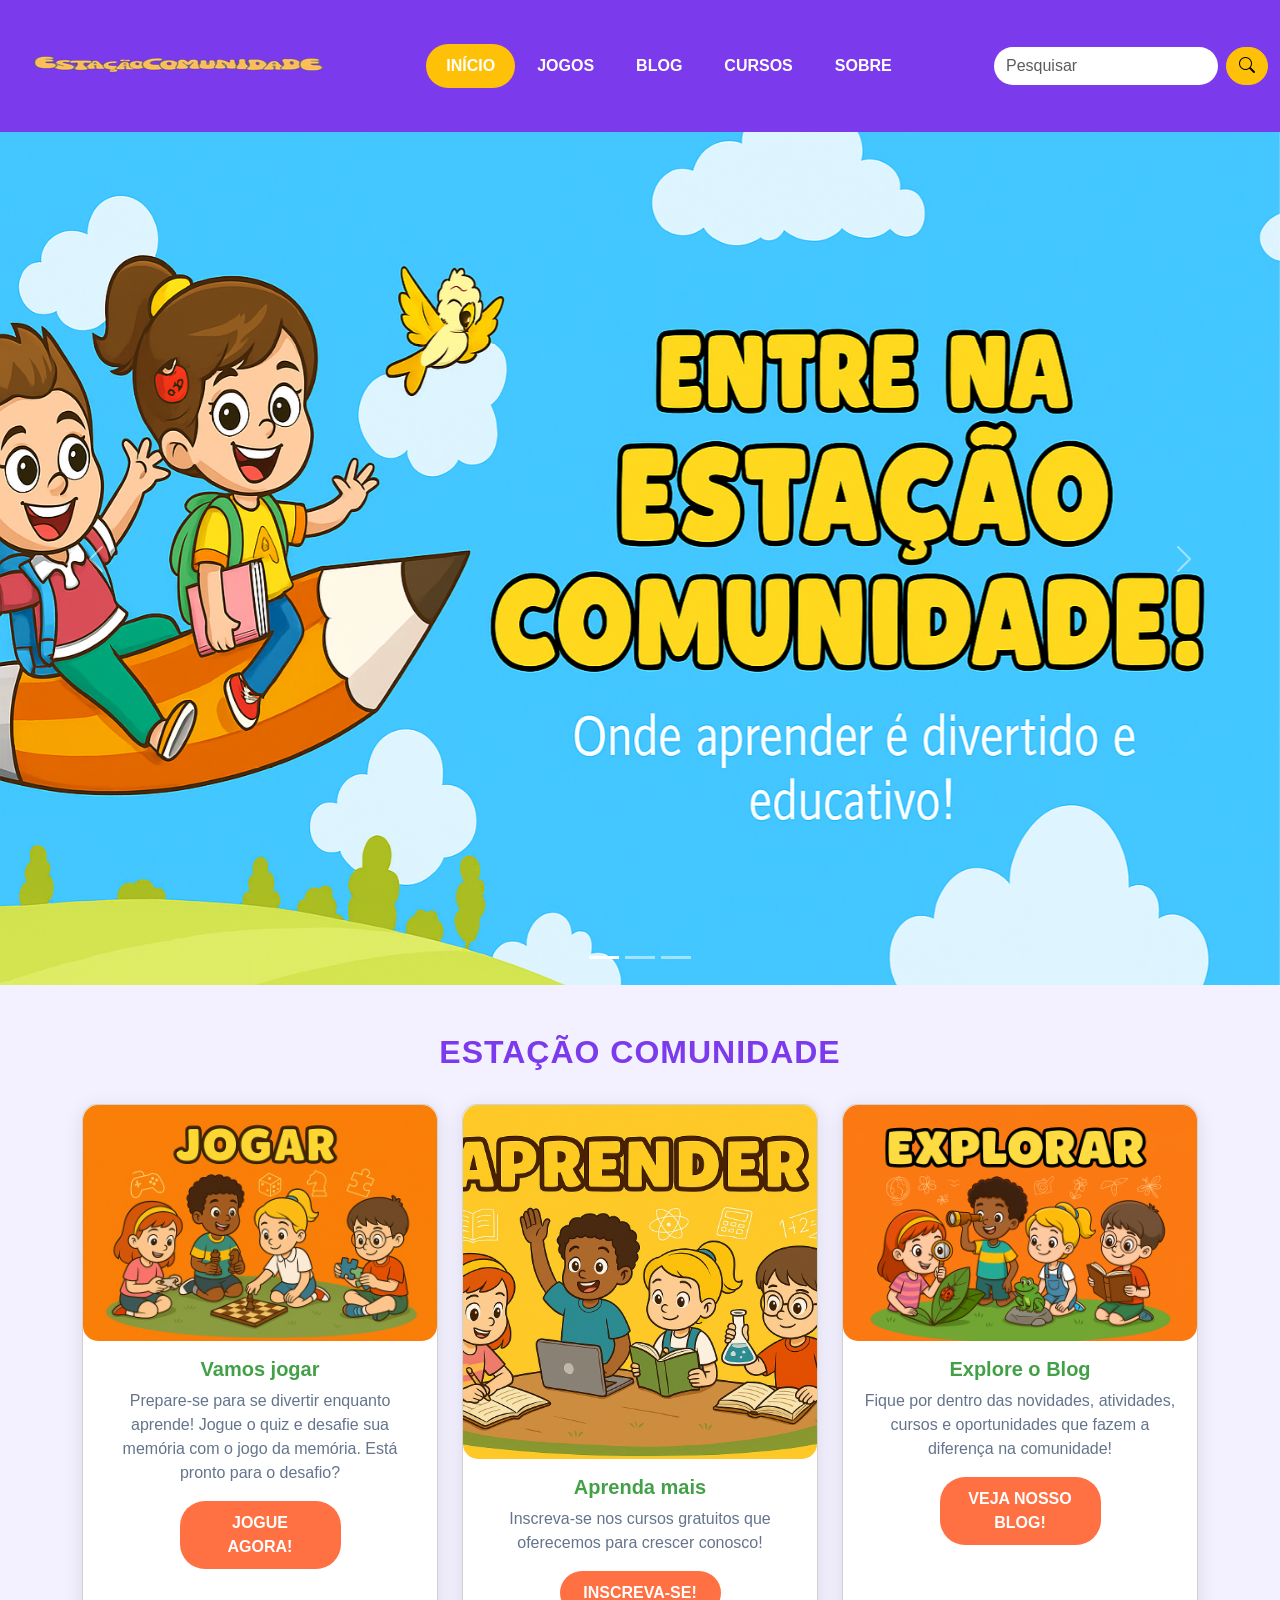
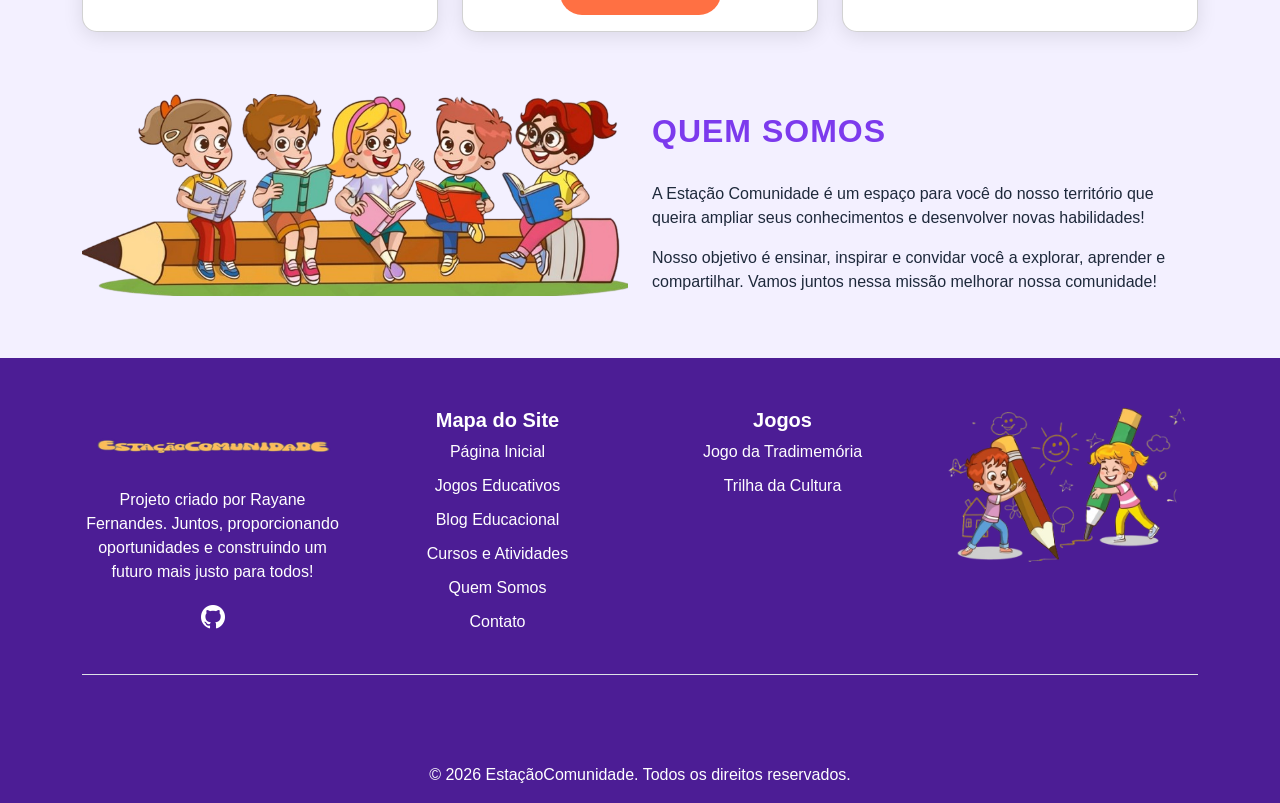
<file: index.html>
<!DOCTYPE html>
<html lang="pt-BR">

<head>
    <meta charset="UTF-8">
    <meta name="viewport" content="width=device-width, initial-scale=1">
    <title>Estação Comunidade</title>
    <link rel="shortcut icon" href="imagens/icon.png" type="image/x-icon">

    <link href="https://cdn.jsdelivr.net/npm/bootstrap@5.3.3/dist/css/bootstrap.min.css" rel="stylesheet"
        integrity="sha384-QWTKZyjpPEjISv5WaRU9OFeRpok6YctnYmDr5pNlyT2bRjXh0JMhjY6hW+ALEwIH" crossorigin="anonymous">
    <link href="https://cdn.jsdelivr.net/npm/bootstrap-icons/font/bootstrap-icons.css" rel="stylesheet">

    <link rel="stylesheet" href="style.css">

    <meta name="description" content="Estação Comunidade: jogos educativos, cursos gratuitos, blog e muito mais para transformar sua comunidade.">
</head>

<body>

    <!--Navbar-->
    <nav class="navbar navbar-expand-lg">
        <div class="container-fluid">
            <!-- Logo -->
            <a class="navbar-brand" href="index.html">
                <img src="imagens/estacaocomunidade-logo.png" alt="Estação Comunidade" title="estacaocomunidade" height="100px"> </a>

            <!-- Botão de Toggle para Mobile -->
            <button class="navbar-toggler custom-toggler" type="button" data-bs-toggle="collapse"
                data-bs-target="#navbarNav" aria-controls="navbarNav" aria-expanded="false"
                aria-label="Toggle navigation">
                <span class="navbar-toggler-icon"></span>
            </button>

            <!-- Links da Navbar e barra de pesquisa -->
            <div class="collapse navbar-collapse" id="navbarNav">
                <ul class="navbar-nav mx-auto">
                    <li class="nav-item">
                        <a class="nav-link active" aria-current="page" href="index.html">Início</a>
                    </li>
                    <li class="nav-item">
                        <a class="nav-link" href="jogos.html">Jogos</a>
                    </li>
                    <li class="nav-item">
                        <a class="nav-link" href="blog.html">Blog</a>
                    </li>
                    <li class="nav-item">
                        <a class="nav-link" href="cursos.html">Cursos</a>
                    </li>
                    <li class="nav-item">
                        <a class="nav-link" href="sobre.html">Sobre</a>
                    </li>
                </ul>

                <!-- Barra de Pesquisa (exibida em telas maiores) -->
                <form class="d-none d-lg-flex ms-3" role="search" id="form-pesquisa">
                    <input aria-label="Campo de pesquisa" class="form-control me-2 area-pesquisa" type="search" id="campo-pesquisa" placeholder="Pesquisar" aria-label="Pesquisar">
                    <button class="btn btn-warning btn-lupa" type="submit">
                        <i class="bi bi-search"></i>
                    </button>
                    <div id="sugestoes" class="list-group position-absolute mt-5 w-100 z-3" style="max-height: 200px; overflow-y: auto;"></div>
                </form>
            </div>
        </div>
    </nav>


    <!--Conteúdo Principal-->
    <main role="main">

        <!--Carrossel-->
        <section aria-labelledby="carousel-section" class="carousel-container small-carousel">
            <h2 id="carousel-section" class="visually-hidden">Carrossel de Imagens</h2>
            <!-- Título oculto para acessibilidade -->

            <!-- Carrossel -->
            <div id="carouselExampleIndicators" class="carousel slide" data-bs-ride="carousel" data-bs-interval="3000">
                <div class="carousel-indicators">
                    <button type="button" data-bs-target="#carouselExampleIndicators" data-bs-slide-to="0"
                        class="active" aria-current="true" aria-label="Slide 1"></button>
                    <button type="button" data-bs-target="#carouselExampleIndicators" data-bs-slide-to="1"
                        aria-label="Slide 2"></button>
                    <button type="button" data-bs-target="#carouselExampleIndicators" data-bs-slide-to="2"
                        aria-label="Slide 3"></button>
                </div>
                <div class="carousel-inner">
                    <div class="carousel-item active">
                        <img src="imagens/banner-carousel-1.png" class="d-block w-100" alt="Estação Comunidade">
                    </div>
                    <div class="carousel-item">
                        <img src="imagens/banner-carousel-2.png" class="d-block w-100" alt="Trilha da Cultura">
                    </div>
                    <div class="carousel-item">
                        <img src="imagens/banner-carousel-3.png" class="d-block w-100" alt="Jogo da TradiMemória">
                    </div>
                </div>
                <button class="carousel-control-prev" type="button" data-bs-target="#carouselExampleIndicators"
                    data-bs-slide="prev">
                    <span class="carousel-control-prev-icon" aria-hidden="true"></span>
                    <span class="visually-hidden">Previous</span>
                </button>
                <button class="carousel-control-next" type="button" data-bs-target="#carouselExampleIndicators"
                    data-bs-slide="next">
                    <span class="carousel-control-next-icon" aria-hidden="true"></span>
                    <span class="visually-hidden">Next</span>
                </button>
            </div>
        </section>


        <!--Cards-->
        <section class="container my-5">
            <h2 class="text-center mb-4">Estação Comunidade</h2>

            <div class="row">
                <!-- Primeiro Card -->
                <div class="col-md-4">
                    <div class="card h-100">
                        <img src="imagens/banner-card1.png" class="card-img-top" alt="Imagem do Card 1">
                        <div class="card-body">
                            <h5 class="card-title">Vamos jogar</h5>
                            <p class="card-text">Prepare-se para se divertir enquanto aprende! Jogue o quiz e desafie
                                sua memória com o jogo da memória. Está pronto para o desafio?
                            </p>
                            <a href="jogos.html" class="btn btn-primary">JOGUE AGORA!</a>
                        </div>
                    </div>
                </div>

                <!-- Segundo Card -->
                <div class="col-md-4">
                    <div class="card h-100">
                        <img src="imagens/banner-card2.png" class="card-img-top" alt="Imagem do Card 2">
                        <div class="card-body">
                            <h5 class="card-title">Aprenda mais</h5>
                            <p class="card-text">Inscreva-se nos cursos gratuitos que oferecemos para crescer conosco!
                            </p>
                            <a href="cursos.html" class="btn btn-primary">Inscreva-se!</a>
                        </div>
                    </div>
                </div>

                <!-- Terceiro Card -->
                <div class="col-md-4">
                    <div class="card h-100">
                        <img src="imagens/banner-card3.png" class="card-img-top" alt="Imagem do Card 3">
                        <div class="card-body">
                            <h5 class="card-title">Explore o Blog</h5>
                            <p class="card-text"> Fique por dentro das novidades, atividades, cursos e oportunidades que fazem a diferença na comunidade!
                            </p>
                            <a href="blog.html" class="btn btn-primary">VEJA NOSSO BLOG!</a>
                        </div>
                    </div>
                </div>
            </div>
        </section>


        <!--Seção Sobre-->
        <section class="container my-5">
            <div class="row align-items-center">
                <!-- Imagem da Seção Sobre -->
                <div class="col-md-6">
                    <img src="imagens/banner-sobre.png" class="img-fluid" alt="Imagem sobre nós">
                </div>

                <!-- Texto da Seção Sobre -->
                <div class="col-md-6">
                    <h2>Quem Somos</h2>
                    <p>
                        A Estação Comunidade é um espaço para você do nosso território que queira ampliar seus conhecimentos e desenvolver novas habilidades!
                    </p>
                    <p>
                        Nosso objetivo é ensinar, inspirar e convidar você a explorar, aprender e compartilhar. Vamos
                        juntos nessa missão melhorar nossa comunidade!                    </p>
                </div>
            </div>
        </section>
    </main>

    <!--Footer-->
    <footer>
        <div class="container">
            <div class="row">
                <div class="col-lg-3 col-sm-6">
                    <div class="single-box">
                        <a href="index.html">
                            <img src="imagens/estacaocomunidade-logo.png" alt="" height="80px">
                        </a>
                        <p>Projeto criado por Rayane Fernandes. Juntos, proporcionando oportunidades e construindo um futuro mais justo para todos!
                        </p>
                        <!-- Ícones de Redes Sociais -->
                        <div class="social-icons">
                            <a href="https://github.com/RayaneCostaDev" target="_blank"
                                class="text-white mx-2">
                                <i class="bi bi-github" style="font-size: 1.5rem;"></i>
                            </a>
                        </div>
                    </div>
                </div>
                <div class="col-lg-3 col-sm-6">
                    <div class="single-box">
                        <h5>Mapa do Site</h5>
                        <ul class="footer-nav">
                            <li><a class="footer-nav-link" href="index.html">Página Inicial</a></li>
                            <li><a class="footer-nav-link" href="jogos.html">Jogos Educativos</a></li>
                            <li><a class="footer-nav-link" href="blog.html">Blog Educacional</a></li>
                            <li><a class="footer-nav-link" href="cursos.html">Cursos e Atividades</a></li>
                            <li><a class="footer-nav-link" href="sobre.html">Quem Somos</a></li>
                            <li><a class="footer-nav-link" href="contato.html">Contato</a></li>
                        </ul>
                    </div>
                </div>
                <div class="col-lg-3 col-sm-6">
                    <div class="single-box">
                        <h5>Jogos</h5>
                        <ul class="footer-nav">
                            <li><a class="footer-nav-link" href="jogos/jogo-memoria.html">Jogo da Tradimemória</a></li>
                            <li><a class="footer-nav-link" href="jogos/quiz.html">Trilha da Cultura</a></li>
                        </ul>
                    </div>
                </div>
                <div class="col-lg-3 col-sm-6">
                    <div class="single-box">
                        <img src="imagens/icone-footer.png" alt="" height="170px">
                    </div>
                </div>

            </div>
            <div class="d-flex flex-column flex-sm-row justify-content-between py-4 my-4 border-top"></div>
        </div>
        <div class="text-center text-muted py-3" id="copyright"></div>
    </footer>

    <script src="https://cdn.jsdelivr.net/npm/@popperjs/core@2.11.8/dist/umd/popper.min.js"
        integrity="sha384-I7E8VVD/ismYTF4hNIPjVp/Zjvgyol6VFvRkX/vR+Vc4jQkC+hVqc2pM8ODewa9r"
        crossorigin="anonymous"></script>
    <script src="https://cdn.jsdelivr.net/npm/bootstrap@5.3.3/dist/js/bootstrap.min.js"
        integrity="sha384-0pUGZvbkm6XF6gxjEnlmuGrJXVbNuzT9qBBavbLwCsOGabYfZo0T0to5eqruptLy"
        crossorigin="anonymous"></script>
    <script src="index.js"></script>
</body>

</html>
</file>
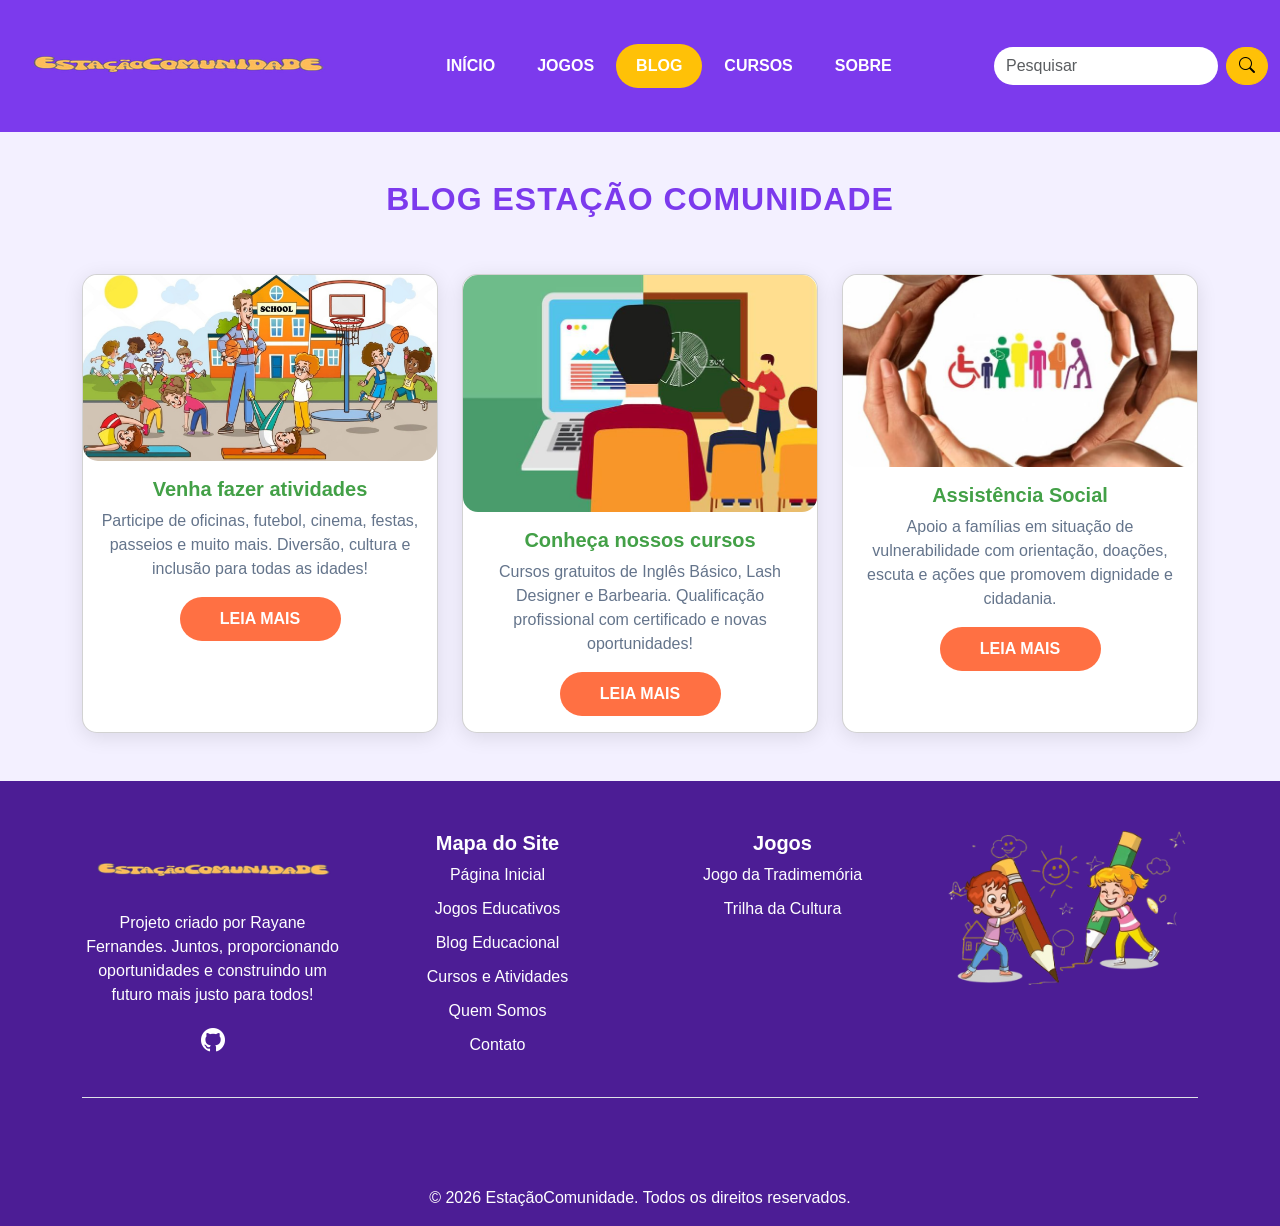
<file: blog.html>
<!DOCTYPE html>
<html lang="pt-BR">

<head>
    <meta charset="UTF-8">
    <meta name="viewport" content="width=device-width, initial-scale=1">
    <title>EstacaoComunidade - Blog</title>
    <link rel="shortcut icon" href="imagens/icon.png" type="image/x-icon">

    <link href="https://cdn.jsdelivr.net/npm/bootstrap@5.3.3/dist/css/bootstrap.min.css" rel="stylesheet"
        integrity="sha384-QWTKZyjpPEjISv5WaRU9OFeRpok6YctnYmDr5pNlyT2bRjXh0JMhjY6hW+ALEwIH" crossorigin="anonymous">
    <link href="https://cdn.jsdelivr.net/npm/bootstrap-icons/font/bootstrap-icons.css" rel="stylesheet">

    <link rel="stylesheet" href="style.css">
</head>

<body>
    <!--Navbar-->
    <nav class="navbar navbar-expand-lg">
        <div class="container-fluid">
            <!-- Logo -->
            <a class="navbar-brand" href="index.html">
                <img src="imagens/estacaocomunidade-logo.png" alt="Estação Comunidade" title="estacaocomunidade" height="100px">
            </a>

            <!-- Botão de Toggle para Mobile -->
            <button class="navbar-toggler custom-toggler" type="button" data-bs-toggle="collapse"
                data-bs-target="#navbarNav" aria-controls="navbarNav" aria-expanded="false"
                aria-label="Toggle navigation">
                <span class="navbar-toggler-icon"></span>
            </button>

            <!-- Links da Navbar e barra de pesquisa -->
            <div class="collapse navbar-collapse" id="navbarNav">
                <ul class="navbar-nav mx-auto">
                    <li class="nav-item">
                        <a class="nav-link" aria-current="page" href="index.html">Início</a>
                    </li>
                    <li class="nav-item">
                        <a class="nav-link" href="jogos.html">Jogos</a>
                    </li>
                    <li class="nav-item">
                        <a class="nav-link active" href="blog.html">Blog</a>
                    </li>
                    <li class="nav-item">
                        <a class="nav-link" href="cursos.html">Cursos</a>
                    </li>
                    <li class="nav-item">
                        <a class="nav-link" href="sobre.html">Sobre</a>
                    </li>
                </ul>

                <!-- Barra de Pesquisa (exibida em telas maiores) -->
                <form class="d-none d-lg-flex ms-3" role="search" id="form-pesquisa">
                    <input aria-label="Campo de pesquisa" class="form-control me-2 area-pesquisa" type="search" id="campo-pesquisa" placeholder="Pesquisar" aria-label="Pesquisar">
                    <button class="btn btn-warning btn-lupa" type="submit">
                        <i class="bi bi-search"></i>
                    </button>
                    <div id="sugestoes" class="list-group position-absolute mt-5 w-100 z-3" style="max-height: 200px; overflow-y: auto;"></div>
                </form>
            </div>
        </div>
    </nav>


    <!-- Artigos -->
    <main class="container my-5">
        <div class="row g-4">
            <h2 class="text-center mb-4">BLOG Estação Comunidade</h2>

            <!--Card Post 1-->
            <div class="col-md-4">
                <div class="card h-100">
                    <img src="blog/blogimagens/banner-blog-card1.png" class="card-img-top" alt="Atividades">
                    <div class="card-body">
                        <h5 class="card-title">Venha fazer atividades</h5>
                        <p class="card-text"> Participe de oficinas, futebol, cinema, festas, passeios e muito mais. Diversão, cultura e inclusão para todas as idades!</p>
                        <a href="blog/post1.html" class="btn btn-success">Leia Mais</a>
                    </div>
                </div>
            </div>

            <!--Card Post 2-->
            <div class="col-md-4">
                <div class="card h-100">
                    <img src="blog/blogimagens/banner-blog-card2.png" class="card-img-top" alt="Cursos">
                    <div class="card-body">
                        <h5 class="card-title">Conheça nossos cursos</h5>
                        <p class="card-text"> Cursos gratuitos de Inglês Básico, Lash Designer e Barbearia. Qualificação profissional com certificado e novas oportunidades!</p>
                        <a href="blog/post2.html" class="btn btn-success">Leia Mais</a>
                    </div>
                </div>
            </div>

            <!--Card Post 3-->
            <div class="col-md-4">
                <div class="card h-100">
                    <img src="blog/blogimagens/banner-blog-card3.png" class="card-img-top" alt="Assistencia Social">
                    <div class="card-body">
                        <h5 class="card-title">Assistência Social</h5>
                        <p class="card-text">  Apoio a famílias em situação de vulnerabilidade com orientação, doações, escuta e ações que promovem dignidade e cidadania.</p>
                        <a href="blog/post3.html" class="btn btn-success">Leia Mais</a>
                    </div>
                </div>
            </div>
        </div>
    </main>


    <!--Footer-->
    <footer>
        <div class="container">
            <div class="row">
                <div class="col-lg-3 col-sm-6">
                    <div class="single-box">
                        <a href="index.html">
                            <img src="imagens/estacaocomunidade-logo.png" alt="" height="80px">
                        </a>
                        <p>Projeto criado por Rayane Fernandes. Juntos, proporcionando oportunidades e construindo um futuro mais justo para todos!
                        </p>
                        <!-- Ícones de Redes Sociais -->
                        <div class="social-icons">
                            <a href="https://github.com/RayaneCostaDev" target="_blank"
                                class="text-white mx-2">
                                <i class="bi bi-github" style="font-size: 1.5rem;"></i>
                            </a>
                        </div>
                    </div>
                 </div>
                <div class="col-lg-3 col-sm-6">
                    <div class="single-box">
                        <h5>Mapa do Site</h5>
                        <ul class="footer-nav">
                            <li><a class="footer-nav-link" href="index.html">Página Inicial</a></li>
                            <li><a class="footer-nav-link" href="jogos.html">Jogos Educativos</a></li>
                            <li><a class="footer-nav-link" href="blog.html">Blog Educacional</a></li>
                            <li><a class="footer-nav-link" href="cursos.html">Cursos e Atividades</a></li>
                            <li><a class="footer-nav-link" href="sobre.html">Quem Somos</a></li>
                            <li><a class="footer-nav-link" href="contato.html">Contato</a></li>
                        </ul>
                    </div>
                </div>
                <div class="col-lg-3 col-sm6">
                    <div class="single-box">
                        <h5>Jogos</h5>
                        <ul class="footer-nav">
                            <li><a class="footer-nav-link" href="jogos/jogo-memoria.html">Jogo da Tradimemória</a></li>
                            <li><a class="footer-nav-link" href="jogos/quiz.html">Trilha da Cultura</a></li>
                        </ul>
                    </div>
                </div>
                <div class="col-lg-3 col-sm6">
                    <div class="single-box">
                        <img src="imagens/icone-footer.png" alt="" height="170px">
                    </div>
                </div>
            </div>

            <div class="d-flex flex-column flex-sm-row justify-content-between py-4 my-4 border-top"></div>
        </div>
        <div class="text-center text-muted py-3" id="copyright"></div>
    </footer>

    <script src="https://cdn.jsdelivr.net/npm/@popperjs/core@2.11.8/dist/umd/popper.min.js"
        integrity="sha384-I7E8VVD/ismYTF4hNIPjVp/Zjvgyol6VFvRkX/vR+Vc4jQkC+hVqc2pM8ODewa9r"
        crossorigin="anonymous"></script>
    <script src="https://cdn.jsdelivr.net/npm/bootstrap@5.3.3/dist/js/bootstrap.min.js"
        integrity="sha384-0pUGZvbkm6XF6gxjEnlmuGrJXVbNuzT9qBBavbLwCsOGabYfZo0T0to5eqruptLy"
        crossorigin="anonymous"></script>

    <script src="index.js"></script>
</body>

</html>
</file>
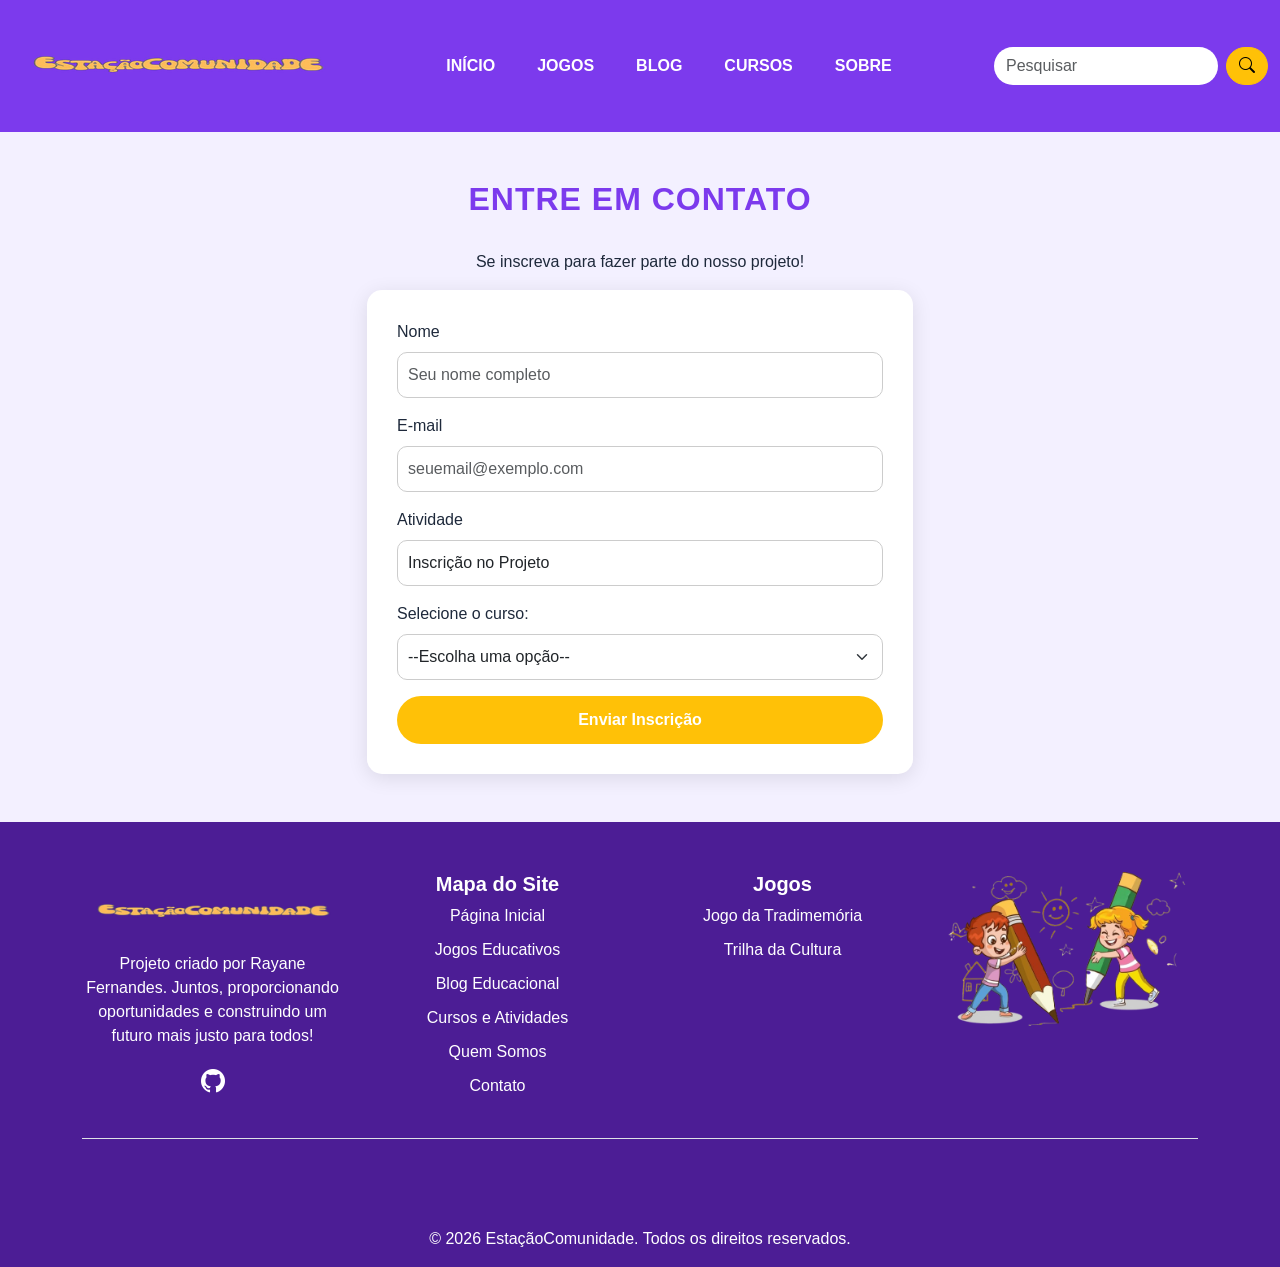
<file: contato.html>
<!DOCTYPE html>
<html lang="pt-BR">

<head>
    <meta charset="UTF-8">
    <meta name="viewport" content="width=device-width, initial-scale=1">
    <title>EstacaoComunidade - Contato</title>
    <link rel="shortcut icon" href="imagens/icon.png" type="image/x-icon">

    <link href="https://cdn.jsdelivr.net/npm/bootstrap@5.3.3/dist/css/bootstrap.min.css" rel="stylesheet"
        integrity="sha384-QWTKZyjpPEjISv5WaRU9OFeRpok6YctnYmDr5pNlyT2bRjXh0JMhjY6hW+ALEwIH" crossorigin="anonymous">
    <link href="https://cdn.jsdelivr.net/npm/bootstrap-icons/font/bootstrap-icons.css" rel="stylesheet">

    <link rel="stylesheet" href="style.css">
</head>

<body>
    <!--Navbar-->
    <nav class="navbar navbar-expand-lg">
        <div class="container-fluid">
            <!-- Logo -->
            <a class="navbar-brand" href="index.html">
                <img src="imagens/estacaocomunidade-logo.png" alt="EStação Comunidade" title="estacaocomunidade" height="100px">
            </a>

            <!-- Botão de Toggle para Mobile -->
            <button class="navbar-toggler custom-toggler" type="button" data-bs-toggle="collapse"
            data-bs-target="#navbarNav" aria-controls="navbarNav" aria-expanded="false"
            aria-label="Toggle navigation">
            <span class="navbar-toggler-icon"></span>
        </button>

            <!-- Links da Navbar e barra de pesquisa -->
            <div class="collapse navbar-collapse" id="navbarNav">
                <ul class="navbar-nav mx-auto">
                    <li class="nav-item">
                        <a class="nav-link" aria-current="page" href="index.html">Início</a>
                    </li>
                    <li class="nav-item">
                        <a class="nav-link" href="jogos.html">Jogos</a>
                    </li>
                    <li class="nav-item">
                        <a class="nav-link" href="blog.html">Blog</a>
                    </li>
                    <li class="nav-item">
                        <a class="nav-link" href="cursos.html">Cursos</a>
                    </li>
                    <li class="nav-item">
                        <a class="nav-link" href="sobre.html">Sobre</a>
                    </li>
                </ul>

                <!-- Barra de Pesquisa (exibida em telas maiores) -->
                <form class="d-none d-lg-flex ms-3" role="search" id="form-pesquisa">
                    <input aria-label="Campo de pesquisa" class="form-control me-2 area-pesquisa" type="search" id="campo-pesquisa" placeholder="Pesquisar" aria-label="Pesquisar">
                    <button class="btn btn-warning btn-lupa" type="submit">
                        <i class="bi bi-search"></i>
                    </button>
                    <div id="sugestoes" class="list-group position-absolute mt-5 w-100 z-3" style="max-height: 200px; overflow-y: auto;"></div>
                </form>
            </div>
        </div>
    </nav>


    <!-- Formulário de Contato -->
    <main class="container my-5" id="contato">
        <div class="row justify-content-center">
            <h2 class="text-center mb-4">Entre em Contato</h2>
            <p class="text-center">Se inscreva para fazer parte do nosso projeto!</p>
    
            <div class="col-lg-6">
                <form action="https://formsubmit.co/rayane.fernandesdacosta30@gmail.com" method="POST">
    
                    <div class="mb-3">
                        <label for="name" class="form-label">Nome</label>
                        <input type="text" class="form-control" id="name" name="nome" placeholder="Seu nome completo" required>
                    </div>
    
                    <div class="mb-3">
                        <label for="email" class="form-label">E-mail</label>
                        <input type="email" class="form-control" id="email" name="email" placeholder="seuemail@exemplo.com" required>
                    </div>
    
                    <div class="mb-3">
                        <label for="atividade" class="form-label">Atividade</label>
                        <input type="text" class="form-control" id="atividade" name="atividade" value="Inscrição no Projeto" readonly required>
                    </div>
    
                    <div class="mb-3">
                        <label for="curso" class="form-label">Selecione o curso:</label>
                        <select class="form-select" id="curso" name="curso" required>
                            <option value="">--Escolha uma opção--</option>
                            <option value="Lash designer">Lash Designer</option>
                            <option value="Inglês básico">Inglês Básico</option>
                            <option value="Oficina de Barbearia">Oficina de Barbearia</option>
                        </select>
                    </div>
    
                    <!-- Configurações do FormSubmit -->
                    <input type="hidden" name="_captcha" value="false">
                    <input type="hidden" name="_next" value="https://rayanecostadev.github.io/EstacaoComunidade/obrigado.html">
    
                    <div class="d-grid">
                        <button type="submit" class="btn btn-primary">Enviar Inscrição</button>
                    </div>
    
                </form>
            </div>
        </div>
    </main>


    <!--Footer-->
    <footer>
        <div class="container">
            <div class="row">
                <div class="col-lg-3 col-sm-6">
                    <div class="single-box">
                        <a href="index.html">
                            <img src="imagens/estacaocomunidade-logo.png" alt="" height="80px">
                        </a>
                        <p>Projeto criado por Rayane Fernandes. Juntos, proporcionando oportunidades e construindo um futuro mais justo para todos!
                        </p>
                        <!-- Ícones de Redes Sociais -->
                        <div class="social-icons">
                            <a href="https://github.com/RayaneCostaDev" target="_blank"
                                class="text-white mx-2">
                                <i class="bi bi-github" style="font-size: 1.5rem;"></i>
                            </a>
                        </div>
                    </div>
                 </div>
                <div class="col-lg-3 col-sm-6">
                    <div class="single-box">
                        <h5>Mapa do Site</h5>
                        <ul class="footer-nav">
                            <li><a class="footer-nav-link" href="index.html">Página Inicial</a></li>
                            <li><a class="footer-nav-link" href="jogos.html">Jogos Educativos</a></li>
                            <li><a class="footer-nav-link" href="blog.html">Blog Educacional</a></li>
                            <li><a class="footer-nav-link" href="cursos.html">Cursos e Atividades</a</li>
                            <li><a class="footer-nav-link" href="sobre.html">Quem Somos</a></li>
                            <li><a class="footer-nav-link" href="contato.html">Contato</a></li>
                        </ul>
                    </div>
                </div>
                <div class="col-lg-3 col-sm6">
                    <div class="single-box">
                        <h5>Jogos</h5>
                        <ul class="footer-nav">
                            <li><a class="footer-nav-link" href="jogos/jogo-memoria.html">Jogo da Tradimemória</a></li>
                            <li><a class="footer-nav-link" href="jogos/quiz.html">Trilha da Cultura</a></li>
                        </ul>
                    </div>
                </div>
                <div class="col-lg-3 col-sm6">
                    <div class="single-box">
                        <img src="imagens/icone-footer.png" alt="" height="170px">
                    </div>
                </div>

            </div>
            <div class="d-flex flex-column flex-sm-row justify-content-between py-4 my-4 border-top"></div>
        </div>
        <div class="text-center text-muted py-3" id="copyright">
            &copy; 2025 EstacaoComunidade. Todos os direitos reservados.
        </div>
    </footer>

    <script src="https://cdn.jsdelivr.net/npm/@popperjs/core@2.11.8/dist/umd/popper.min.js"
        integrity="sha384-I7E8VVD/ismYTF4hNIPjVp/Zjvgyol6VFvRkX/vR+Vc4jQkC+hVqc2pM8ODewa9r"
        crossorigin="anonymous"></script>
    <script src="https://cdn.jsdelivr.net/npm/bootstrap@5.3.3/dist/js/bootstrap.min.js"
        integrity="sha384-0pUGZvbkm6XF6gxjEnlmuGrJXVbNuzT9qBBavbLwCsOGabYfZo0T0to5eqruptLy"
        crossorigin="anonymous"></script>
    <script src="index.js"></script>

    <script>
        // Função para obter parâmetros da URL
        function getQueryParam(param) {
          const urlParams = new URLSearchParams(window.location.search);
          return urlParams.get(param);
        }
      
        // Preenche o campo "atividade" se o parâmetro existir
        window.addEventListener("DOMContentLoaded", () => {
          const atividade = getQueryParam("atividade");
          if (atividade) {
            const inputAtividade = document.getElementById("atividade");
            if (inputAtividade) {
              inputAtividade.value = atividade;
            }
          }
        });
      </script>

</body>

</html>
</file>
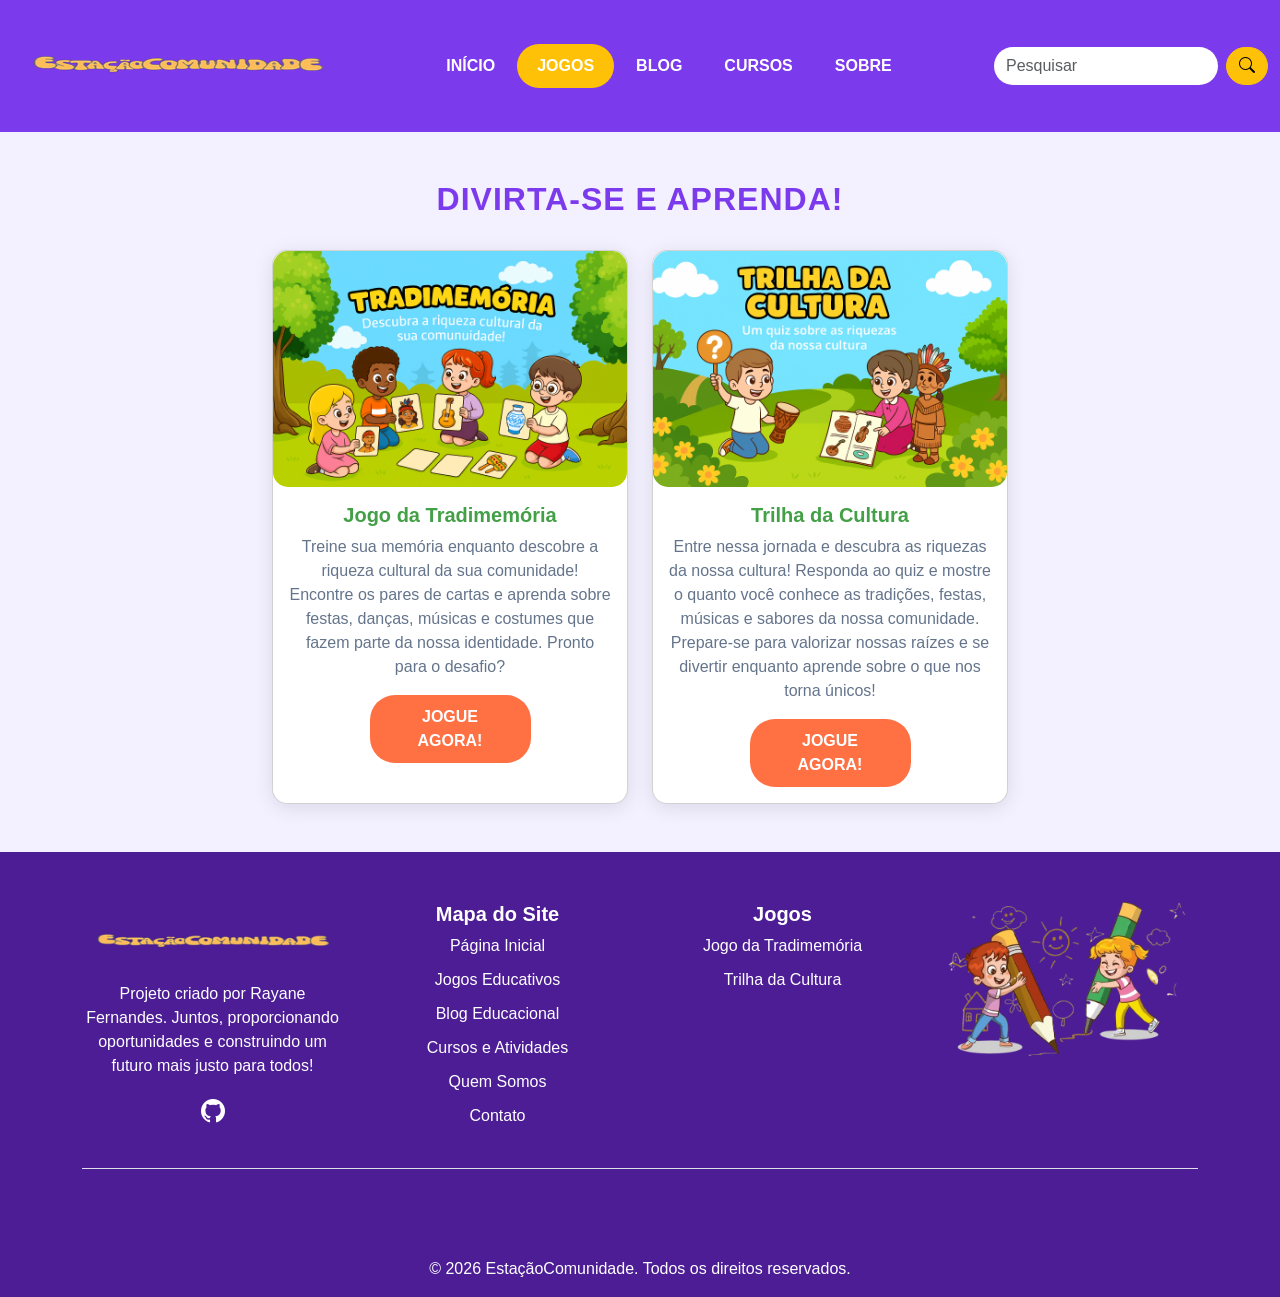
<file: jogos.html>
<!DOCTYPE html>
<html lang="pt-BR">

<head>
    <meta charset="UTF-8">
    <meta name="viewport" content="width=device-width, initial-scale=1">
    <title>EstacaoComunidade - Jogos</title>
    <link rel="shortcut icon" href="imagens/icon.png" type="image/x-icon">

    <link href="https://cdn.jsdelivr.net/npm/bootstrap@5.3.3/dist/css/bootstrap.min.css" rel="stylesheet"
        integrity="sha384-QWTKZyjpPEjISv5WaRU9OFeRpok6YctnYmDr5pNlyT2bRjXh0JMhjY6hW+ALEwIH" crossorigin="anonymous">
    <link href="https://cdn.jsdelivr.net/npm/bootstrap-icons/font/bootstrap-icons.css" rel="stylesheet">

    <link rel="stylesheet" href="style.css">
</head>

<body>

    <!--Navbar-->
    <nav class="navbar navbar-expand-lg">
        <div class="container-fluid">
            <!-- Logo -->
            <a class="navbar-brand" href="index.html">
                <img src="imagens/estacaocomunidade-logo.png" alt="Estação Comunidade" title="estacaocomunidade" height="100px">
            </a>

            <!-- Botão de Toggle para Mobile -->
            <button class="navbar-toggler custom-toggler" type="button" data-bs-toggle="collapse"
                data-bs-target="#navbarNav" aria-controls="navbarNav" aria-expanded="false"
                aria-label="Toggle navigation">
                <span class="navbar-toggler-icon"></span>
            </button>

            <!-- Links da Navbar e barra de pesquisa -->
            <div class="collapse navbar-collapse" id="navbarNav">
                <ul class="navbar-nav mx-auto">
                    <li class="nav-item">
                        <a class="nav-link" aria-current="page" href="index.html">Início</a>
                    </li>
                    <li class="nav-item">
                        <a class="nav-link active" href="jogos.html">Jogos</a>
                    </li>
                    <li class="nav-item">
                        <a class="nav-link" href="blog.html">Blog</a>
                    </li>
                    <li class="nav-item">
                        <a class="nav-link" href="cursos.html">Cursos</a>
                    </li>
                    <li class="nav-item">
                        <a class="nav-link" href="sobre.html">Sobre</a>
                    </li>
                </ul>

                <!-- Barra de Pesquisa (exibida em telas maiores) -->
                <form class="d-none d-lg-flex ms-3" role="search" id="form-pesquisa">
                    <input aria-label="Campo de pesquisa" class="form-control me-2 area-pesquisa" type="search" id="campo-pesquisa" placeholder="Pesquisar" aria-label="Pesquisar">
                    <button class="btn btn-warning btn-lupa" type="submit">
                        <i class="bi bi-search"></i>
                    </button>
                    <div id="sugestoes" class="list-group position-absolute mt-5 w-100 z-3" style="max-height: 200px; overflow-y: auto;"></div>
                </form>
            </div>
        </div>
    </nav>


    <!--Conteúdo Principal-->
    <main role="main">

        <!--Cards-->
        <section class="container my-5">
            <h2 class="text-center mb-4">Divirta-se e Aprenda!</h2>

            <div class="row justify-content-center">
                <!-- Primeiro Card -->
                <div class="col-md-4">
                    <div class="card h-100">
                        <img src="imagens/banner-jogos1.png" class="card-img-top" alt="Imagem do Card 1">
                        <div class="card-body">
                            <h5 class="card-title">Jogo da Tradimemória</h5>
                            <p class="card-text">Treine sua memória enquanto descobre a riqueza cultural da sua comunidade!
                                Encontre os pares de cartas e aprenda sobre festas, danças, músicas e costumes que fazem parte da nossa identidade. Pronto para o desafio?
                            </p>
                            <a href="jogos/jogo-da-memoria.html" class="btn btn-primary">JOGUE AGORA!</a>
                        </div>
                    </div>
                </div>

                <!-- Segundo Card -->
                <div class="col-md-4">
                    <div class="card h-100">
                        <img src="imagens/banner-jogos2.png" class="card-img-top" alt="Imagem do Card 2">
                        <div class="card-body">
                            <h5 class="card-title">Trilha da Cultura</h5>
                            <p class="card-text">Entre nessa jornada e descubra as riquezas da nossa cultura!
                                Responda ao quiz e mostre o quanto você conhece as tradições, festas, músicas e sabores da nossa comunidade.
                                Prepare-se para valorizar nossas raízes e se divertir enquanto aprende sobre o que nos torna únicos!</p>
                            <a href="jogos/quiz.html" class="btn btn-primary">JOGUE AGORA!</a>
                        </div>
                    </div>
                </div>


            </div>
        </section>

    </main>

    <!--Footer-->
    <footer>
        <div class="container">
            <div class="row">
                <div class="col-lg-3 col-sm-6">
                    <div class="single-box">
                        <a href="index.html">
                            <img src="imagens/estacaocomunidade-logo.png" alt="" height="80px">
                        </a>
                        <p>Projeto criado por Rayane Fernandes. Juntos, proporcionando oportunidades e construindo um futuro mais justo para todos!
                        </p>
                        <!-- Ícones de Redes Sociais -->
                        <div class="social-icons">
                            <a href="https://github.com/RayaneCostaDev" target="_blank"
                                class="text-white mx-2">
                                <i class="bi bi-github" style="font-size: 1.5rem;"></i>
                            </a>
                        </div>
                    </div>
                </div>
                <div class="col-lg-3 col-sm-6">
                    <div class="single-box">
                        <h5>Mapa do Site</h5>
                        <ul class="footer-nav">
                            <li><a class="footer-nav-link" href="index.html">Página Inicial</a></li>
                            <li><a class="footer-nav-link" href="jogos.html">Jogos Educativos</a></li>
                            <li><a class="footer-nav-link" href="blog.html">Blog Educacional</a></li>
                            <li><a class="footer-nav-link" href="cursos.html">Cursos e Atividades</a></li>
                            <li><a class="footer-nav-link" href="sobre.html">Quem Somos</a></li>
                            <li><a class="footer-nav-link" href="contato.html">Contato</a></li>
                        </ul>
                    </div>
                </div>
                <div class="col-lg-3 col-sm6">
                    <div class="single-box">
                        <h5>Jogos</h5>
                        <ul class="footer-nav">
                            <li><a class="footer-nav-link" href="jogos/jogo-memoria.html">Jogo da Tradimemória</a></li>
                            <li><a class="footer-nav-link" href="jogos/quiz.html">Trilha da Cultura</a></li>                        </ul>
                    </div>
                </div>
                <div class="col-lg-3 col-sm6">
                    <div class="single-box">
                        <img src="imagens/icone-footer.png" alt="" height="170px">
                    </div>
                </div>

            </div>

            <div class="d-flex flex-column flex-sm-row justify-content-between py-4 my-4 border-top"></div>
        </div>
        <div class="text-center text-muted py-3" id="copyright"></div>
    </footer>


    <script src="https://cdn.jsdelivr.net/npm/@popperjs/core@2.11.8/dist/umd/popper.min.js"
        integrity="sha384-I7E8VVD/ismYTF4hNIPjVp/Zjvgyol6VFvRkX/vR+Vc4jQkC+hVqc2pM8ODewa9r"
        crossorigin="anonymous"></script>
    <script src="https://cdn.jsdelivr.net/npm/bootstrap@5.3.3/dist/js/bootstrap.min.js"
        integrity="sha384-0pUGZvbkm6XF6gxjEnlmuGrJXVbNuzT9qBBavbLwCsOGabYfZo0T0to5eqruptLy"
        crossorigin="anonymous"></script>
    <script src="index.js"></script>
</body>

</html>
</file>
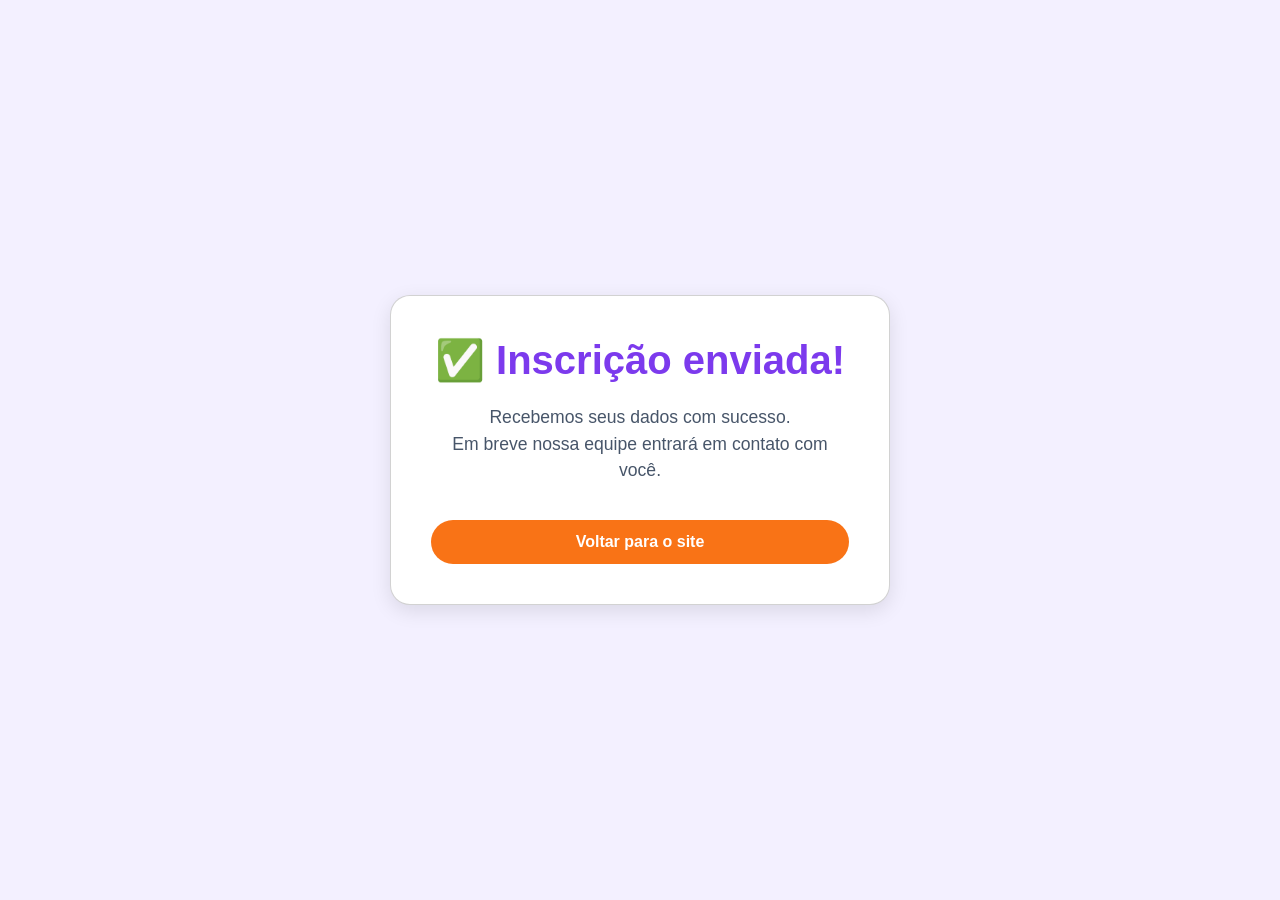
<file: obrigado.html>
<!DOCTYPE html>
<html lang="pt-BR">
<head>
    <meta charset="UTF-8">
    <meta name="viewport" content="width=device-width, initial-scale=1.0">
    <title>Obrigado!</title>
    <link href="https://cdn.jsdelivr.net/npm/bootstrap@5.3.3/dist/css/bootstrap.min.css" rel="stylesheet">

    <style>
        body {
            background-color: #F3F0FF;
            color: #1E293B;
            font-family: 'Open Sans', sans-serif;
            display: flex;
            justify-content: center;
            align-items: center;
            height: 100vh;
            text-align: center;
        }

        .card {
            padding: 40px;
            border-radius: 20px;
            background-color: #fff;
            box-shadow: 0px 6px 20px rgba(0, 0, 0, 0.1);
            max-width: 500px;
        }

        h1 {
            color: #7C3AED;
            font-weight: bold;
            margin-bottom: 20px;
        }

        p {
            color: #475569;
            font-size: 1.1rem;
        }

        .btn-voltar {
            background-color: #F97316;
            border: none;
            color: white;
            padding: 10px 25px;
            border-radius: 25px;
            text-decoration: none;
            font-weight: bold;
            transition: background-color 0.3s ease;
            display: inline-block;
            margin-top: 20px;
        }

        .btn-voltar:hover {
            background-color: #ea580c;
        }
    </style>
</head>

<body>
    <div class="card">
        <h1>✅ Inscrição enviada!</h1>
        <p>Recebemos seus dados com sucesso. <br>Em breve nossa equipe entrará em contato com você.</p>
        <a href="index.html" class="btn-voltar">Voltar para o site</a>
    </div>
</body>
</html>
</file>
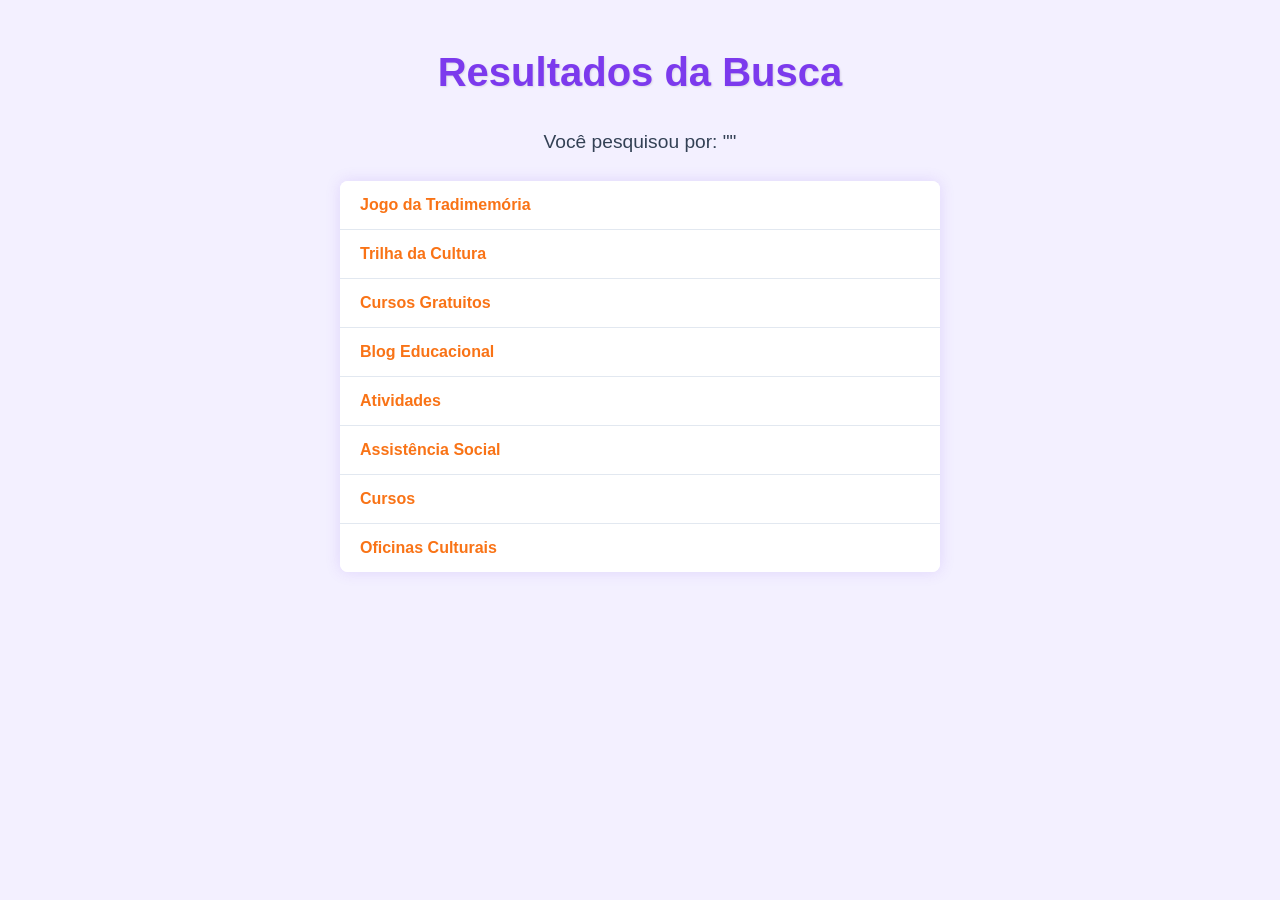
<file: resultados.html>
<!DOCTYPE html>
<html lang="pt-br">
<head>
    <meta charset="UTF-8">
    <title>Resultados da Busca</title>
    <link href="https://cdn.jsdelivr.net/npm/bootstrap@5.3.3/dist/css/bootstrap.min.css" rel="stylesheet">
    <link rel="stylesheet" href="resultado-busca.css" />
</head>
<body class="p-5">
    <h1>Resultados da Busca</h1>
    <p id="mensagem"></p>
    <ul id="lista-resultados" class="list-group mt-4"></ul>

    <script>
        const params = new URLSearchParams(window.location.search);
        const termo = params.get("busca") || "";
        document.getElementById("mensagem").innerText = `Você pesquisou por: "${termo}"`;

        const resultados = [
            { titulo: "Jogo da Tradimemória", link: "jogos/jogo-da-memoria.html" },
            { titulo: "Trilha da Cultura", link: "jogos/quiz.html" },
            { titulo: "Cursos Gratuitos", link: "cursos.html" },
            { titulo: "Blog Educacional", link: "blog.html" },
            { titulo: "Atividades", link: "blog.html#atividades" },
            { titulo: "Assistência Social", link: "blog.html#assistenciasocial" },
            { titulo: "Cursos", link: "cursos.html#cursos" },
            { titulo: "Oficinas Culturais", link: "cursos.html#oficinas" },
        ];

        const lista = document.getElementById("lista-resultados");
        const termoLower = termo.toLowerCase();

        const encontrados = resultados.filter(item =>
            item.titulo.toLowerCase().includes(termoLower)
        );

        if (encontrados.length === 0) {
            lista.innerHTML = `<li class="list-group-item">Nenhum resultado encontrado.</li>`;
        } else {
            encontrados.forEach(item => {
                const li = document.createElement("li");
                li.classList.add("list-group-item");
                li.innerHTML = `<a href="${item.link}">${item.titulo}</a>`;
                lista.appendChild(li);
            });
        }
    </script>
</body>
</html>
</file>
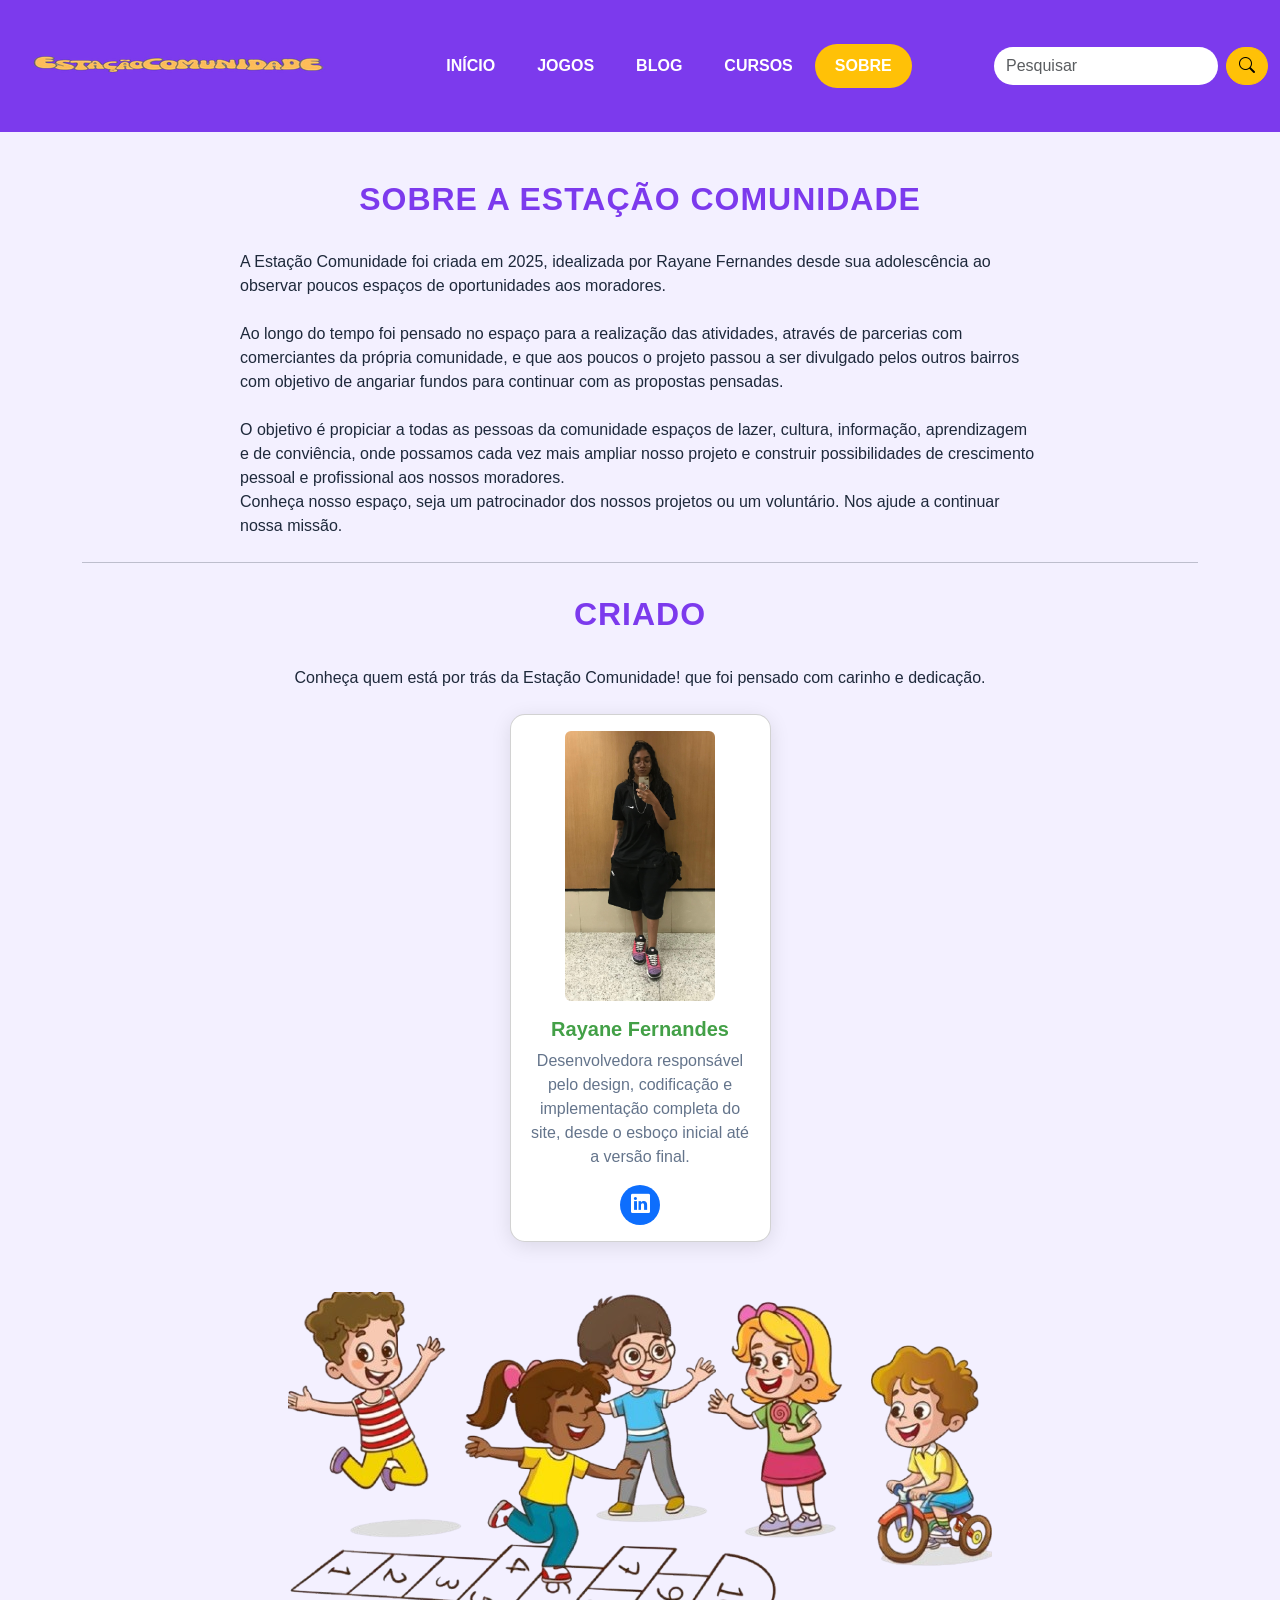
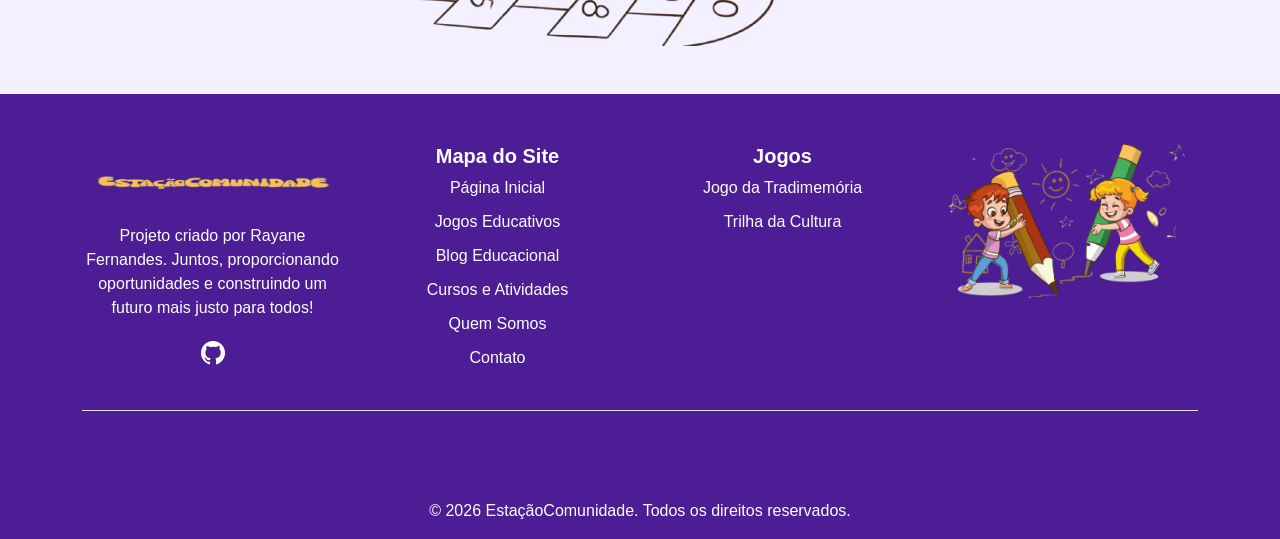
<file: sobre.html>
<!DOCTYPE html>
<html lang="pt-BR">

<head>
    <meta charset="UTF-8">
    <meta name="viewport" content="width=device-width, initial-scale=1">
    <title>EstacaoComunidade - Quem Somos</title>
    <link rel="shortcut icon" href="imagens/icon.png" type="image/x-icon">

    <link href="https://cdn.jsdelivr.net/npm/bootstrap@5.3.3/dist/css/bootstrap.min.css" rel="stylesheet"
        integrity="sha384-QWTKZyjpPEjISv5WaRU9OFeRpok6YctnYmDr5pNlyT2bRjXh0JMhjY6hW+ALEwIH" crossorigin="anonymous">
    <link href="https://cdn.jsdelivr.net/npm/bootstrap-icons/font/bootstrap-icons.css" rel="stylesheet">

    <link rel="stylesheet" href="style.css">
</head>

<body>

    <!--Navbar-->
    <nav class="navbar navbar-expand-lg">
        <div class="container-fluid">
            <!-- Logo -->
            <a class="navbar-brand" href="index.html">
                <img src="imagens/estacaocomunidade-logo.png" alt="Estação Comunidade" title="estacaocomunidade" height="100px">
            </a>

            <!-- Botão de Toggle para Mobile -->
            <button class="navbar-toggler custom-toggler" type="button" data-bs-toggle="collapse"
                data-bs-target="#navbarNav" aria-controls="navbarNav" aria-expanded="false"
                aria-label="Toggle navigation">
                <span class="navbar-toggler-icon"></span>
            </button>

            <!-- Links da Navbar e barra de pesquisa -->
            <div class="collapse navbar-collapse" id="navbarNav">
                <ul class="navbar-nav mx-auto">
                    <li class="nav-item">
                        <a class="nav-link" aria-current="page" href="index.html">Início</a>
                    </li>
                    <li class="nav-item">
                        <a class="nav-link" href="jogos.html">Jogos</a>
                    </li>
                    <li class="nav-item">
                        <a class="nav-link" href="blog.html">Blog</a>
                    </li>
                    <li class="nav-item">
                        <a class="nav-link" href="cursos.html">Cursos</a>
                    </li>
                    <li class="nav-item">
                        <a class="nav-link active" href="sobre.html">Sobre</a>
                    </li>
                </ul>

                <!-- Barra de Pesquisa (exibida em telas maiores) -->
                <form class="d-none d-lg-flex ms-3" role="search" id="form-pesquisa">
                    <input aria-label="Campo de pesquisa" class="form-control me-2 area-pesquisa" type="search" id="campo-pesquisa" placeholder="Pesquisar" aria-label="Pesquisar">
                    <button class="btn btn-warning btn-lupa" type="submit">
                        <i class="bi bi-search"></i>
                    </button>
                    <div id="sugestoes" class="list-group position-absolute mt-5 w-100 z-3" style="max-height: 200px; overflow-y: auto;"></div>
                </form>
            </div>
        </div>
    </nav>

    <!-- Conteúdo Principal -->
    <main role="main">
        <section class="container my-5">

            <!-- Texto "Sobre o EcoAventureiros" -->
            <h2 class="text-center mb-4">Sobre a Estação Comunidade</h2>
            <div class="text-container">
                <p>
                   A Estação Comunidade foi criada em 2025, idealizada por Rayane Fernandes desde sua adolescência ao observar poucos espaços de oportunidades aos moradores.
                </p>
                <p>
                    Ao longo do tempo foi pensado no espaço para a realização das atividades, através de parcerias com comerciantes da própria comunidade, e que aos poucos o projeto passou a ser divulgado pelos outros bairros com objetivo de angariar fundos para continuar com as propostas pensadas.
                </p>
                    O objetivo é propiciar a todas as pessoas da comunidade espaços de lazer, cultura, informação, aprendizagem e de conviência, onde possamos cada vez mais ampliar nosso projeto e construir possibilidades de crescimento pessoal e profissional aos nossos moradores.
                <p>
                    Conheça nosso espaço, seja um patrocinador dos nossos projetos ou um voluntário. Nos ajude a continuar nossa missão.
                </p>
            </div>

            <hr class="my-4">

            <h2 class="text-center mb-4">Criado</h2>
            <p class="text-center mb-4 text-container">
                Conheça quem está por trás da Estação Comunidade! que foi pensado com carinho e dedicação.
            </p>

            <div class="row g-4 justify-content-center">
                <!-- Card 1 -->
                <div class="col-lg-3 col-md-4 col-sm-6">
                    <div class="card text-center">
                        <img src="imagens/rayane2.jpg" class="card-img-top rounded mx-auto mt-3"
                            alt="Membro 1" style="width: 150px; height: 100%; object-fit: cover;">
                        <div class="card-body">
                            <h5 class="card-title">Rayane Fernandes</h5>
                            <p class="card-text">Desenvolvedora responsável pelo design, codificação e implementação completa do site, desde o esboço inicial até a versão final.</p>
                            <div>
                                <a href="https://www.linkedin.com/in/rayanefernandesdacosta/" target="_blank"
                                    class="icon-circle bg-primary text-white mx-1" title="LinkedIn">
                                    <i class="bi bi-linkedin"></i>
                                </a>
                            </div>
                        </div>
                    </div>
                </div>
            </div>

            <!-- Banner Responsivo -->
            <div class="banner text-center mb-4" style="margin-top: 50px;">
                <img src="imagens/banner-pag-sobre.png" alt="Banner Estação Comunidade - Junte-se à Aventura de aprendizado!"
                    class="img-fluid w-90" style="max-width: 100%; height: auto;">
            </div>

        </section>
    </main>


    <!--Footer-->
    <footer>
        <div class="container">
            <div class="row">
                <div class="col-lg-3 col-sm-6">
                    <div class="single-box">
                        <a href="index.html">
                            <img src="imagens/estacaocomunidade-logo.png" alt="" height="80px">
                        </a>
                        <p>Projeto criado por Rayane Fernandes. Juntos, proporcionando oportunidades e construindo um futuro mais justo para todos!
                        </p>
                        <!-- Ícones de Redes Sociais -->
                        <div class="social-icons">
                            <a href="https://github.com/RayaneCostaDev" target="_blank"
                                class="text-white mx-2">
                                <i class="bi bi-github" style="font-size: 1.5rem;"></i>
                            </a>
                        </div>
                    </div>
                </div>
                <div class="col-lg-3 col-sm-6">
                    <div class="single-box">
                        <h5>Mapa do Site</h5>
                        <ul class="footer-nav">
                            <li><a class="footer-nav-link" href="index.html">Página Inicial</a></li>
                            <li><a class="footer-nav-link" href="jogos.html">Jogos Educativos</a></li>
                            <li><a class="footer-nav-link" href="blog.html">Blog Educacional</a></li>
                            <li><a class="footer-nav-link" href="cursos.html">Cursos e Atividades</a></li>
                            <li><a class="footer-nav-link" href="sobre.html">Quem Somos</a></li>
                            <li><a class="footer-nav-link" href="contato.html">Contato</a></li>
                        </ul>
                    </div>
                </div>
                <div class="col-lg-3 col-sm6">
                    <div class="single-box">
                        <h5>Jogos</h5>
                        <ul class="footer-nav">
                            <li><a class="footer-nav-link" href="jogos/jogo-memoria.html">Jogo da Tradimemória</a></li>
                            <li><a class="footer-nav-link" href="jogos/quiz.html">Trilha da Cultura</a></li>
                        </ul>
                    </div>
                </div>
                <div class="col-lg-3 col-sm6">
                    <div class="single-box">
                        <img src="imagens/icone-footer.png" alt="" height="170px">
                    </div>
                </div>

            </div>

            <div class="d-flex flex-column flex-sm-row justify-content-between py-4 my-4 border-top"></div>
        </div>
        <div class="text-center text-muted py-3" id="copyright"></div>
    </footer>


    <script src="https://cdn.jsdelivr.net/npm/@popperjs/core@2.11.8/dist/umd/popper.min.js"
        integrity="sha384-I7E8VVD/ismYTF4hNIPjVp/Zjvgyol6VFvRkX/vR+Vc4jQkC+hVqc2pM8ODewa9r"
        crossorigin="anonymous"></script>
    <script src="https://cdn.jsdelivr.net/npm/bootstrap@5.3.3/dist/js/bootstrap.min.js"
        integrity="sha384-0pUGZvbkm6XF6gxjEnlmuGrJXVbNuzT9qBBavbLwCsOGabYfZo0T0to5eqruptLy"
        crossorigin="anonymous"></script>
    <script src="index.js"></script>
</body>

</html>
</file>
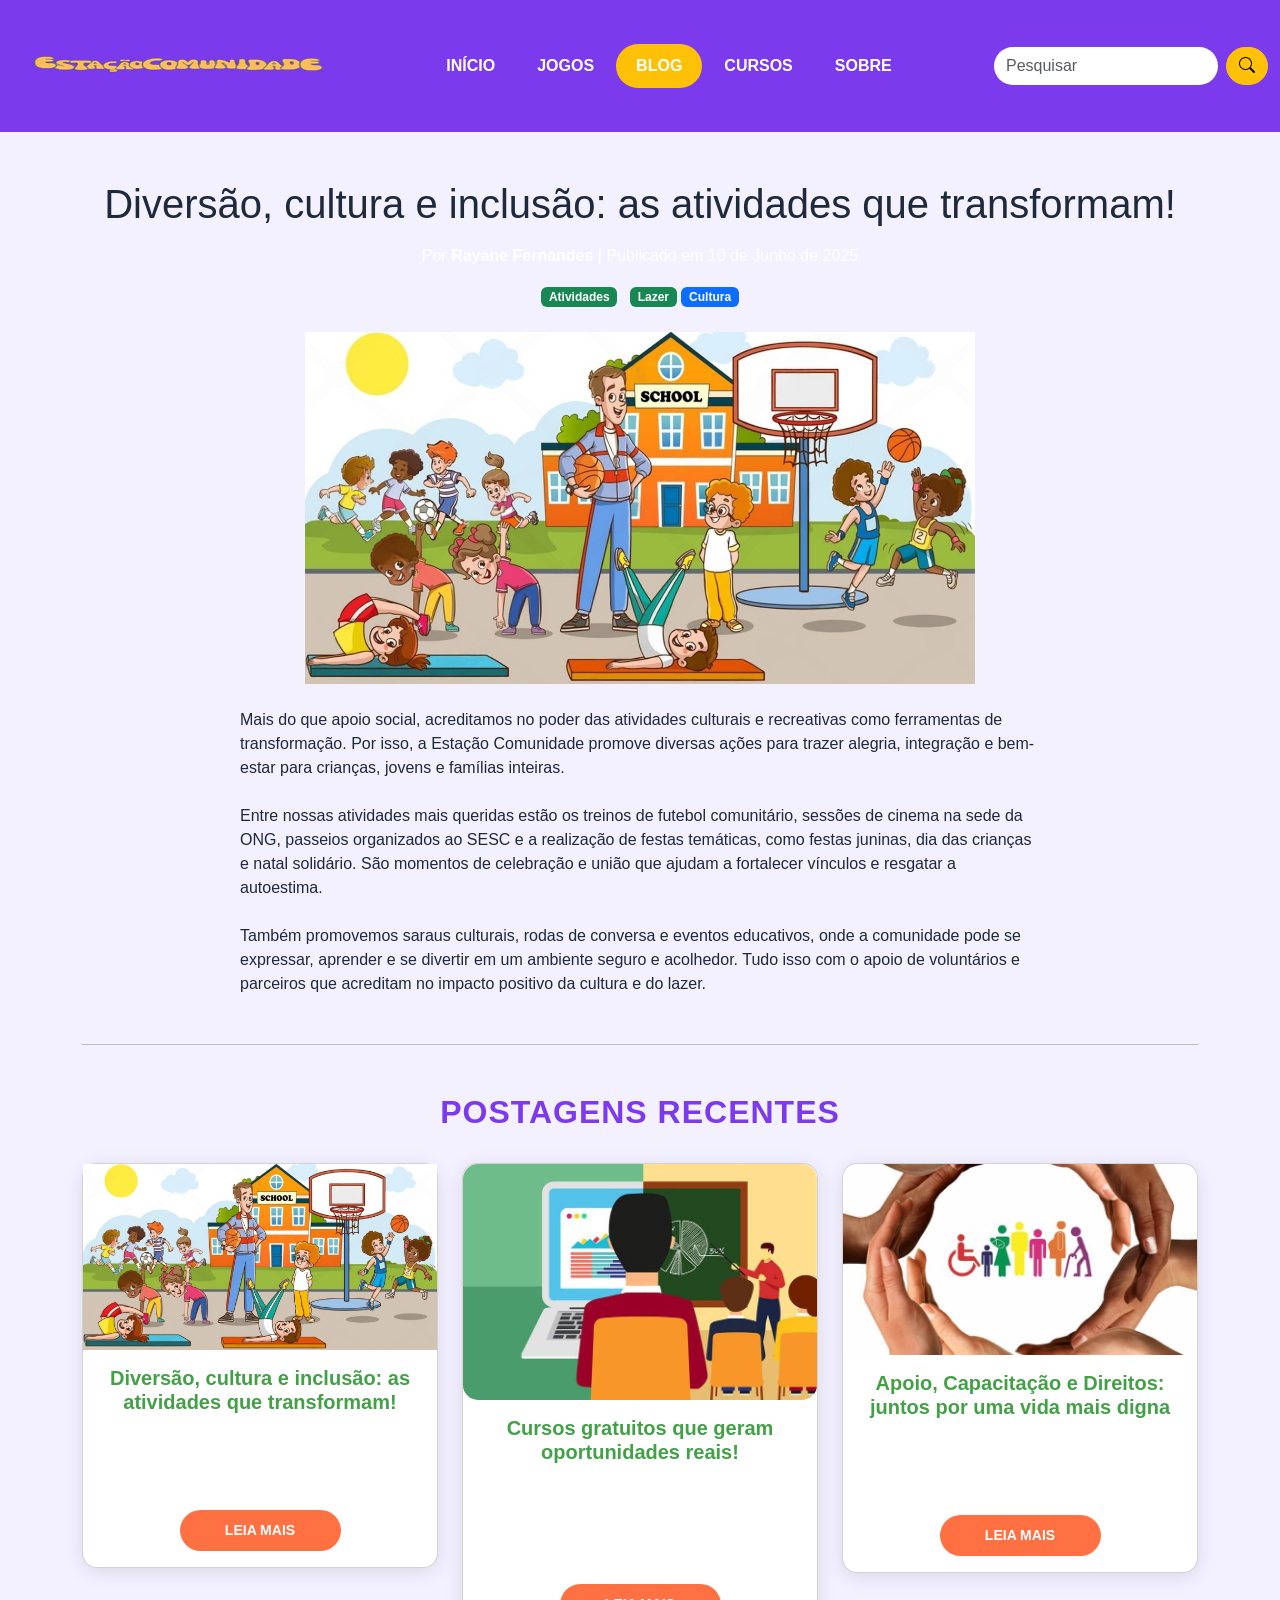
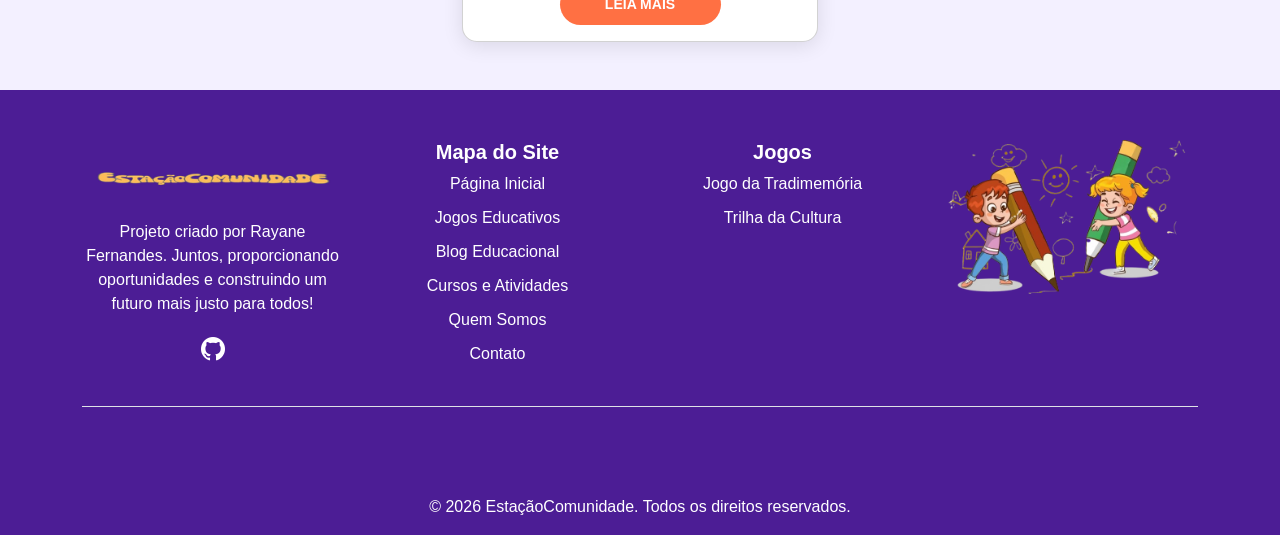
<file: blog/post1.html>
<!DOCTYPE html>
<html lang="pt-BR">

<head>
    <meta charset="UTF-8">
    <meta name="viewport" content="width=device-width, initial-scale=1">
    <title>EstacaoComunidade - Blog</title>
    <link rel="shortcut icon" href="../imagens/icon.png" type="image/x-icon">

    <link href="https://cdn.jsdelivr.net/npm/bootstrap@5.3.3/dist/css/bootstrap.min.css" rel="stylesheet"
        integrity="sha384-QWTKZyjpPEjISv5WaRU9OFeRpok6YctnYmDr5pNlyT2bRjXh0JMhjY6hW+ALEwIH" crossorigin="anonymous">
    <link href="https://cdn.jsdelivr.net/npm/bootstrap-icons/font/bootstrap-icons.css" rel="stylesheet">

    <link rel="stylesheet" href="../style.css">
</head>

<body>
    <!--Navbar-->
    <nav class="navbar navbar-expand-lg">
        <div class="container-fluid">
            <!-- Logo -->
            <a class="navbar-brand" href="../index.html">
                <img src="../imagens/estacaocomunidade-logo.png" alt="Estação Comunidade" title="estacaocomunidade" height="100px">
            </a>

            <!-- Botão de Toggle para Mobile -->
            <button class="navbar-toggler custom-toggler" type="button" data-bs-toggle="collapse"
                data-bs-target="#navbarNav" aria-controls="navbarNav" aria-expanded="false"
                aria-label="Toggle navigation">
                <span class="navbar-toggler-icon"></span>
            </button>

            <!-- Links da Navbar e barra de pesquisa -->
            <div class="collapse navbar-collapse" id="navbarNav">
                <ul class="navbar-nav mx-auto">
                    <li class="nav-item">
                        <a class="nav-link" aria-current="page" href="../index.html">Início</a>
                    </li>
                    <li class="nav-item">
                        <a class="nav-link" href="../jogos.html">Jogos</a>
                    </li>
                    <li class="nav-item">
                        <a class="nav-link active" href="../blog.html">Blog</a>
                    </li>
                    <li class="nav-item">
                        <a class="nav-link" href="../cursos.html">Cursos</a>
                    </li>
                    <li class="nav-item">
                        <a class="nav-link" href="../sobre.html">Sobre</a>
                    </li>
                </ul>

                <!-- Barra de Pesquisa (exibida em telas maiores) -->
                <form class="d-none d-lg-flex ms-3" role="search" id="form-pesquisa">
                    <input aria-label="Campo de pesquisa" class="form-control me-2 area-pesquisa" type="search" id="campo-pesquisa" placeholder="Pesquisar" aria-label="Pesquisar">
                    <button class="btn btn-warning btn-lupa" type="submit">
                        <i class="bi bi-search"></i>
                    </button>
                    <div id="sugestoes" class="list-group position-absolute mt-5 w-100 z-3" style="max-height: 200px; overflow-y: auto;"></div>
                </form>
            </div>
        </div>
    </nav>

    <!-- Conteúdo do Artigo -->
    <main role="main">
        <section class="container my-5">

            <!-- Título e informações do artigo -->
            <h1 class="text-center mb-3">Diversão, cultura e inclusão: as atividades que transformam!</h1>
            <p class="text-center text-muted">
                Por <strong>Rayane Fernandes</strong> | Publicado em 10 de Junho de 2025
            </p>
            <div class="text-center mb-4">
                <span class="badge bg-success me-2">Atividades</span>
                <span class="badge bg-success">Lazer</span>
                <span class="badge bg-primary">Cultura</span>
            </div>

            <!-- Banner Responsivo -->
            <div class="banner text-center mb-4">
                <img src="blogimagens/banner-blog-post1.png"
                    alt="Banner EstacaoComunidade - Lazer e Cultura para Todos" class="img-fluid"
                    style="width: 60%;">
            </div>

            <!-- Texto do artigo -->
            <div class="text-container">
                <p>
                    Mais do que apoio social, acreditamos no poder das atividades culturais e recreativas como ferramentas de transformação. Por isso, a Estação Comunidade promove diversas ações para trazer alegria, integração e bem-estar para crianças, jovens e famílias inteiras.                </p>
                <p>
                    Entre nossas atividades mais queridas estão os treinos de futebol comunitário, sessões de cinema na sede da ONG, passeios organizados ao SESC e a realização de festas temáticas, como festas juninas, dia das crianças e natal solidário. São momentos de celebração e união que ajudam a fortalecer vínculos e resgatar a autoestima.                </p>
                <p>
                    Também promovemos saraus culturais, rodas de conversa e eventos educativos, onde a comunidade pode se expressar, aprender e se divertir em um ambiente seguro e acolhedor. Tudo isso com o apoio de voluntários e parceiros que acreditam no impacto positivo da cultura e do lazer.
            </div>

            <!-- Divisória -->
            <hr class="my-5">

            <!-- Postagens recentes -->
            <section class="recent-posts">
                <h2 class="text-center mb-4">Postagens Recentes</h2>
                <div class="row g-4">
                    <!-- Card 1 -->
                    <div class="col-md-4">
                        <div class="card">
                            <img src="blogimagens/banner-blog-card1.png"card-img-top" alt="Título do artigo 1">
                            <div class="card-body">
                                <h5 class="card-title">Diversão, cultura e inclusão: as atividades que transformam!</h5>
                                <p class="card-text text-muted">Futebol, cinema, festas comunitárias e passeios. Atividades gratuitas que promovem integração e alegria!</p>
                                <a href="post1.html" class="btn btn-primary btn-sm">Leia Mais</a>
                            </div>
                        </div>
                    </div>
                    <!-- Card 2 -->
                    <div class="col-md-4">
                        <div class="card">
                            <img src="blogimagens/banner-blog-card2.png" class="card-img-top" alt="Título do artigo 2">
                            <div class="card-body">
                                <h5 class="card-title">Cursos gratuitos que geram oportunidades reais!</h5>
                                <p class="card-text text-muted">Participe dos cursos de Inglês Básico, Lash Designer e Barbearia. Aprenda com qualidade e receba certificado para ampliar suas oportunidades!</p>
                                <a href="post2.html" class="btn btn-primary btn-sm">Leia Mais</a>
                            </div>
                        </div>
                    </div>
                    <!-- Card 3 -->
                    <div class="col-md-4">
                        <div class="card">
                            <img src="blogimagens/banner-blog-card3.png" class="card-img-top" alt="Título do artigo 3">
                            <div class="card-body">
                                <h5 class="card-title">Apoio, Capacitação e Direitos: juntos por uma vida mais digna</h5>
                                <p class="card-text text-muted">Oferecemos apoio, orientação sobre direitos, oficinas e ajuda emergencial para famílias em situação de vulnerabilidade.</p>
                                <a href="post3.html" class="btn btn-primary btn-sm">Leia Mais</a>
                            </div>
                        </div>
                    </div>
                </div>
            </section>
        </section>
    </main>


    <!--Footer-->
    <footer>
        <div class="container">
            <div class="row">
                <div class="col-lg-3 col-sm-6">
                    <div class="single-box">
                        <a href="../index.html">
                            <img src="../imagens/estacaocomunidade-logo.png" alt="" height="80px">
                        </a>
                        <p>Projeto criado por Rayane Fernandes. Juntos, proporcionando oportunidades e construindo um futuro mais justo para todos!
                        </p>
                        <!-- Ícones de Redes Sociais -->
                        <div class="social-icons">
                            <a href="https://github.com/RayaneCostaDev" target="_blank"
                                class="text-white mx-2">
                                <i class="bi bi-github" style="font-size: 1.5rem;"></i>
                            </a>
                        </div>
                    </div>
                </div>
                <div class="col-lg-3 col-sm-6">
                    <div class="single-box">
                        <h5>Mapa do Site</h5>
                        <ul class="footer-nav">
                            <li><a class="footer-nav-link" href="../index.html">Página Inicial</a></li>
                            <li><a class="footer-nav-link" href="../jogos.html">Jogos Educativos</a></li>
                            <li><a class="footer-nav-link" href="../blog.html">Blog Educacional</a></li>
                            <li><a class="footer-nav-link" href="../cursos.html">Cursos e Atividades</a></li>
                            <li><a class="footer-nav-link" href="../sobre.html">Quem Somos</a></li>
                            <li><a class="footer-nav-link" href="../contato.html">Contato</a></li>
                        </ul>
                    </div>
                </div>
                <div class="col-lg-3 col-sm6">
                    <div class="single-box">
                        <h5>Jogos</h5>
                        <ul class="footer-nav">
                            <li><a class="footer-nav-link" href="../jogos/jogo-memoria.html">Jogo da Tradimemória</a></li>
                            <li><a class="footer-nav-link" href="../jogos/quiz.html">Trilha da Cultura</a></li>
                        </ul>
                    </div>
                </div>
                <div class="col-lg-3 col-sm6">
                    <div class="single-box">
                        <img src="../imagens/icone-footer.png" alt="" height="170px">
                    </div>
                </div>

            </div>

            <div class="d-flex flex-column flex-sm-row justify-content-between py-4 my-4 border-top">
            </div>
        </div>
        <div class="text-center text-muted py-3" id="copyright"></div>
    </footer>

    <script src="https://cdn.jsdelivr.net/npm/@popperjs/core@2.11.8/dist/umd/popper.min.js"
        integrity="sha384-I7E8VVD/ismYTF4hNIPjVp/Zjvgyol6VFvRkX/vR+Vc4jQkC+hVqc2pM8ODewa9r"
        crossorigin="anonymous"></script>
    <script src="https://cdn.jsdelivr.net/npm/bootstrap@5.3.3/dist/js/bootstrap.min.js"
        integrity="sha384-0pUGZvbkm6XF6gxjEnlmuGrJXVbNuzT9qBBavbLwCsOGabYfZo0T0to5eqruptLy"
        crossorigin="anonymous"></script>

    <script src="../index.js"></script>
</body>

</html>
</file>
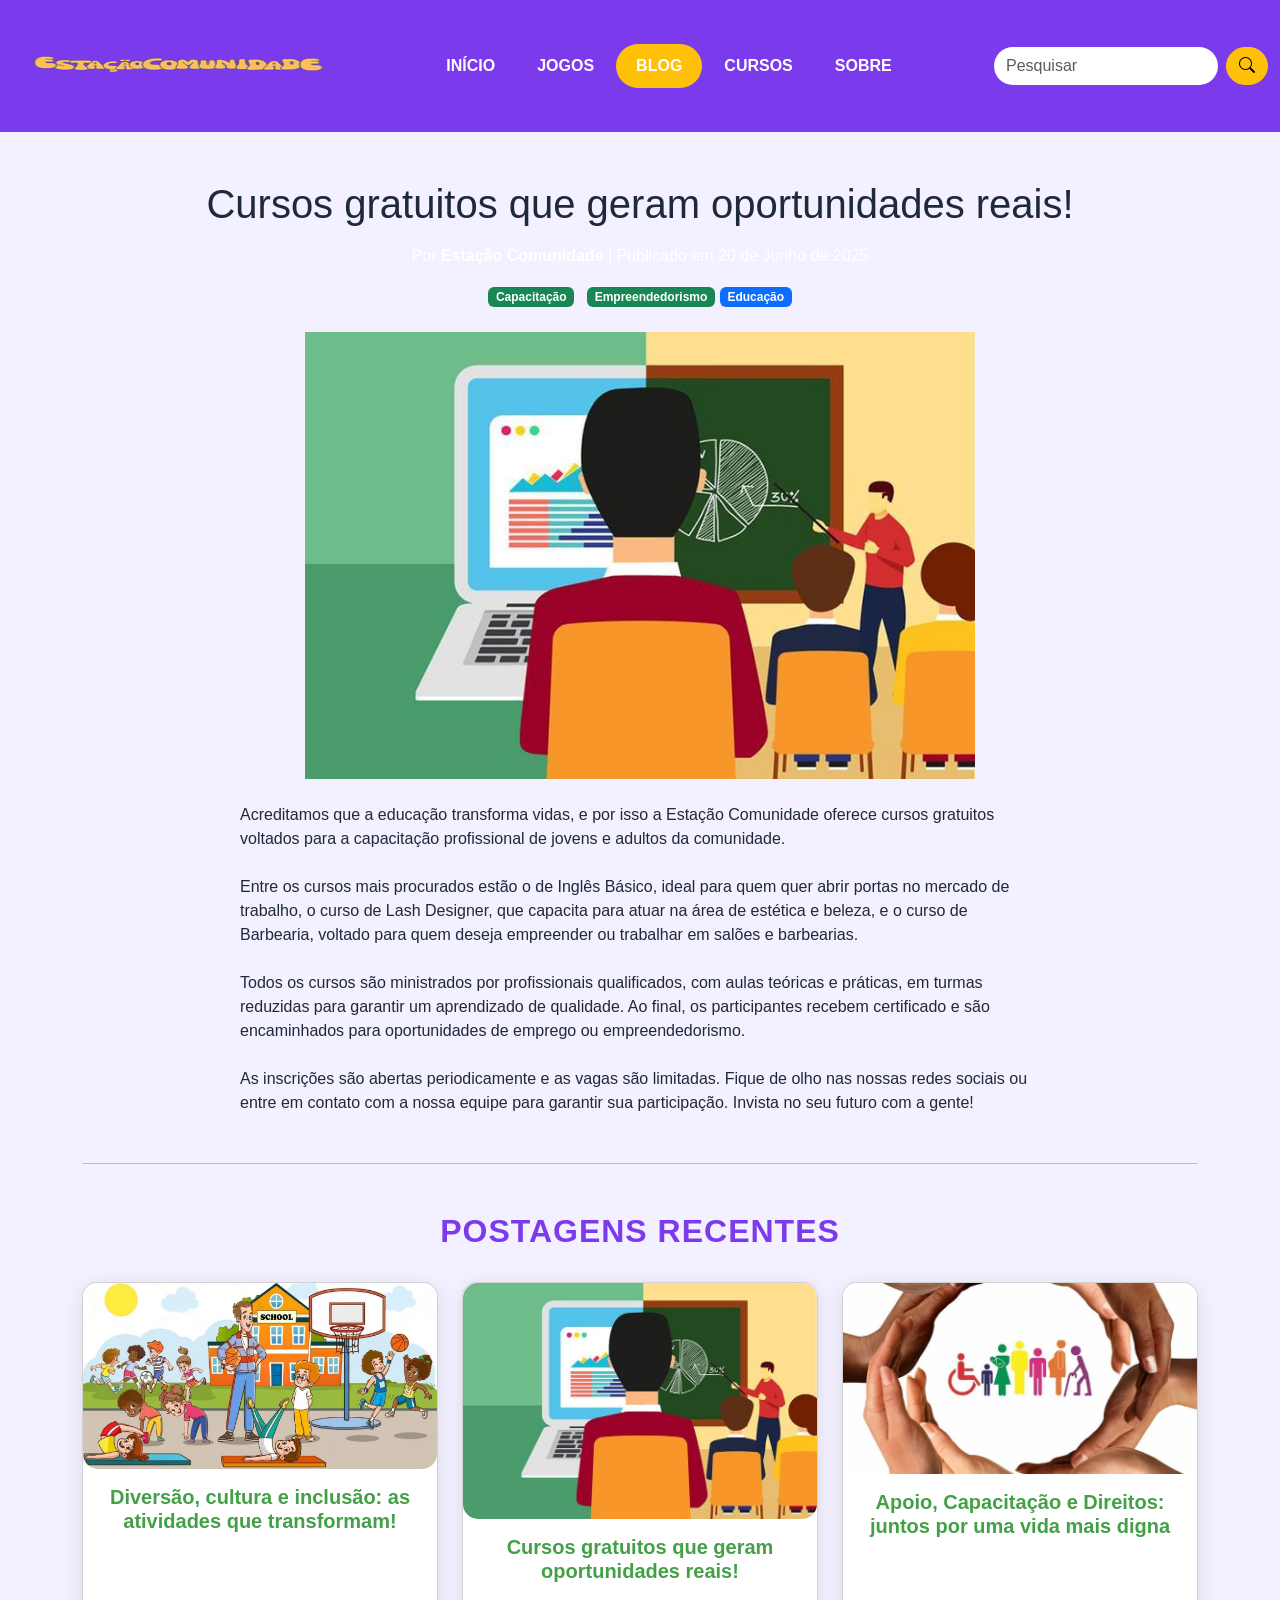
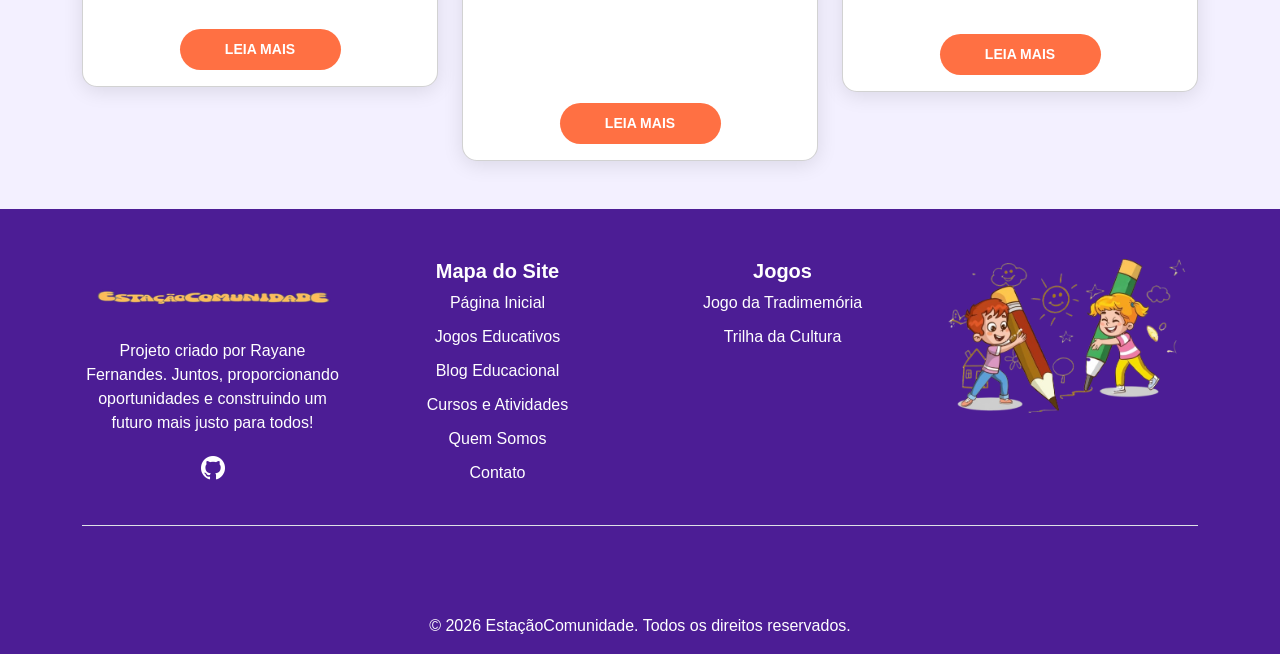
<file: blog/post2.html>
<!DOCTYPE html>
<html lang="pt-BR">

<head>
    <meta charset="UTF-8">
    <meta name="viewport" content="width=device-width, initial-scale=1">
    <title>EstacaoComunidade - Blog</title>
    <link rel="shortcut icon" href="../imagens/icon.png" type="image/x-icon">

    <link href="https://cdn.jsdelivr.net/npm/bootstrap@5.3.3/dist/css/bootstrap.min.css" rel="stylesheet"
        integrity="sha384-QWTKZyjpPEjISv5WaRU9OFeRpok6YctnYmDr5pNlyT2bRjXh0JMhjY6hW+ALEwIH" crossorigin="anonymous">
    <link href="https://cdn.jsdelivr.net/npm/bootstrap-icons/font/bootstrap-icons.css" rel="stylesheet">

    <link rel="stylesheet" href="../style.css">
</head>

<body>
    <!--Navbar-->
    <nav class="navbar navbar-expand-lg">
        <div class="container-fluid">
            <!-- Logo -->
            <a class="navbar-brand" href="../index.html">
                <img src="../imagens/estacaocomunidade-logo.png" alt="Estação Comunidade" title="estacaocomunidade" height="100px">
            </a>

            <!-- Botão de Toggle para Mobile -->
            <button class="navbar-toggler custom-toggler" type="button" data-bs-toggle="collapse"
                data-bs-target="#navbarNav" aria-controls="navbarNav" aria-expanded="false"
                aria-label="Toggle navigation">
                <span class="navbar-toggler-icon"></span>
            </button>

            <!-- Links da Navbar e barra de pesquisa -->
            <div class="collapse navbar-collapse" id="navbarNav">
                <ul class="navbar-nav mx-auto">
                    <li class="nav-item">
                        <a class="nav-link" aria-current="page" href="../index.html">Início</a>
                    </li>
                    <li class="nav-item">
                        <a class="nav-link" href="../jogos.html">Jogos</a>
                    </li>
                    <li class="nav-item">
                        <a class="nav-link active" href="../blog.html">Blog</a>
                    </li>
                    <li class="nav-item">
                        <a class="nav-link" href="../cursos.html">Cursos</a>
                    </li>
                    <li class="nav-item">
                        <a class="nav-link" href="../sobre.html">Sobre</a>
                    </li>
                </ul>

                <!-- Barra de Pesquisa (exibida em telas maiores) -->
                <form class="d-none d-lg-flex ms-3" role="search" id="form-pesquisa">
                    <input aria-label="Campo de pesquisa" class="form-control me-2 area-pesquisa" type="search" id="campo-pesquisa" placeholder="Pesquisar" aria-label="Pesquisar">
                    <button class="btn btn-warning btn-lupa" type="submit">
                        <i class="bi bi-search"></i>
                    </button>
                    <div id="sugestoes" class="list-group position-absolute mt-5 w-100 z-3" style="max-height: 200px; overflow-y: auto;"></div>
                </form>
            </div>
        </div>
    </nav>

    <!-- Conteúdo do Artigo -->
    <main role="main">
        <section class="container my-5">

            <!-- Título e informações do artigo -->
            <h1 class="text-center mb-3">Cursos gratuitos que geram oportunidades reais!</h1>
            <p class="text-center text-muted">
                Por <strong>Estação Comunidade</strong> | Publicado em 20 de Junho de 2025
            </p>
            <div class="text-center mb-4">
                <span class="badge bg-success me-2">Capacitação</span>
                <span class="badge bg-success">Empreendedorismo</span>
                <span class="badge bg-primary">Educação</span>
            </div>

            <!-- Banner Responsivo -->
            <div class="banner text-center mb-4">
                <img src="blogimagens/banner-blog-post2.png"
                    alt="Banner EcoAventureiros - Educação que Transforma Vidas" class="img-fluid"
                    style="width: 60%;">
            </div>

            <!-- Texto do artigo -->
            <div class="text-container">
                <p>
                    Acreditamos que a educação transforma vidas, e por isso a Estação Comunidade oferece cursos gratuitos voltados para a capacitação profissional de jovens e adultos da comunidade.
                </p>
                <p>
                    Entre os cursos mais procurados estão o de Inglês Básico, ideal para quem quer abrir portas no mercado de trabalho, o curso de Lash Designer, que capacita para atuar na área de estética e beleza, e o curso de Barbearia, voltado para quem deseja empreender ou trabalhar em salões e barbearias.
                </p>
                <p>
                    Todos os cursos são ministrados por profissionais qualificados, com aulas teóricas e práticas, em turmas reduzidas para garantir um aprendizado de qualidade. Ao final, os participantes recebem certificado e são encaminhados para oportunidades de emprego ou empreendedorismo.
                </p>
                <p>
                    As inscrições são abertas periodicamente e as vagas são limitadas. Fique de olho nas nossas redes sociais ou entre em contato com a nossa equipe para garantir sua participação. Invista no seu futuro com a gente!
                </p>

            </div>

            <!-- Divisória -->
            <hr class="my-5">

            <!-- Postagens recentes -->
            <section class="recent-posts">
                <h2 class="text-center mb-4">Postagens Recentes</h2>
                <div class="row g-4">
                    <!-- Card 1 -->
                    <div class="col-md-4">
                        <div class="card">
                            <img src="blogimagens/banner-blog-card1.png" class="card-img-top" alt="Título do artigo 1">
                            <div class="card-body">
                                <h5 class="card-title">Diversão, cultura e inclusão: as atividades que transformam!</h5>
                                <p class="card-text text-muted">Futebol, cinema, festas comunitárias e passeios. Atividades gratuitas que promovem integração e alegria!</p>
                                <a href="post1.html" class="btn btn-primary btn-sm">Leia Mais</a>
                            </div>
                        </div>
                    </div>
                    <!-- Card 2 -->
                    <div class="col-md-4">
                        <div class="card">
                            <img src="blogimagens/banner-blog-card2.png" class="card-img-top" alt="Título do artigo 2">
                            <div class="card-body">
                                <h5 class="card-title">Cursos gratuitos que geram oportunidades reais!</h5>
                                <p class="card-text text-muted">Participe dos cursos de Inglês Básico, Lash Designer e Barbearia. Aprenda com qualidade e receba certificado para ampliar suas oportunidades!</p>
                                <a href="post2.html" class="btn btn-primary btn-sm">Leia Mais</a>
                            </div>
                        </div>
                    </div>
                    <!-- Card 3 -->
                    <div class="col-md-4">
                        <div class="card">
                            <img src="blogimagens/banner-blog-card3.png" class="card-img-top" alt="Título do artigo 3">
                            <div class="card-body">
                                <h5 class="card-title">Apoio, Capacitação e Direitos: juntos por uma vida mais digna</h5>
                                <p class="card-text text-muted">Oferecemos apoio, orientação sobre direitos, oficinas e ajuda emergencial para famílias em situação de vulnerabilidade.</p>
                                <a href="post3.html" class="btn btn-primary btn-sm">Leia Mais</a>
                            </div>
                        </div>
                    </div>
                </div>
            </section>
        </section>
    </main>


    <!--Footer-->
    <footer>
        <div class="container">
            <div class="row">
                <div class="col-lg-3 col-sm-6">
                    <div class="single-box">
                        <a href="../index.html">
                            <img src="../imagens/estacaocomunidade-logo.png" alt="" height="80px">
                        </a>
                        <p>Projeto criado por Rayane Fernandes. Juntos, proporcionando oportunidades e construindo um futuro mais justo para todos!
                        </p>
                        <!-- Ícones de Redes Sociais -->
                        <div class="social-icons">
                            <a href="https://github.com/RayaneCostaDev" target="_blank"
                                class="text-white mx-2">
                                <i class="bi bi-github" style="font-size: 1.5rem;"></i>
                            </a>
                        </div>
                    </div>
                </div>
                <div class="col-lg-3 col-sm-6">
                    <div class="single-box">
                        <h5>Mapa do Site</h5>
                        <ul class="footer-nav">
                            <li><a class="footer-nav-link" href="../index.html">Página Inicial</a></li>
                            <li><a class="footer-nav-link" href="../jogos.html">Jogos Educativos</a></li>
                            <li><a class="footer-nav-link" href="../blog.html">Blog Educacional</a></li>
                            <li><a class="footer-nav-link" href="../cursos.html">Cursos e Atividades</a></li>
                            <li><a class="footer-nav-link" href="../sobre.html">Quem Somos</a></li>
                            <li><a class="footer-nav-link" href="../contato.html">Contato</a></li>
                        </ul>
                    </div>
                </div>
                <div class="col-lg-3 col-sm6">
                    <div class="single-box">
                        <h5>Jogos</h5>
                        <ul class="footer-nav">
                            <li><a class="footer-nav-link" href="../jogos/jogo-memoria.html">Jogo da Tradimemória</a></li>
                            <li><a class="footer-nav-link" href="../jogos/quiz.html">Trilha da Cultura</a></li>
                        </ul>
                    </div>
                </div>
                <div class="col-lg-3 col-sm6">
                    <div class="single-box">
                        <img src="../imagens/icone-footer.png" alt="" height="170px">
                    </div>
                </div>

            </div>

            <div class="d-flex flex-column flex-sm-row justify-content-between py-4 my-4 border-top">
            </div>
        </div>
        <div class="text-center text-muted py-3" id="copyright"></div>
    </footer>

    <script src="https://cdn.jsdelivr.net/npm/@popperjs/core@2.11.8/dist/umd/popper.min.js"
        integrity="sha384-I7E8VVD/ismYTF4hNIPjVp/Zjvgyol6VFvRkX/vR+Vc4jQkC+hVqc2pM8ODewa9r"
        crossorigin="anonymous"></script>
    <script src="https://cdn.jsdelivr.net/npm/bootstrap@5.3.3/dist/js/bootstrap.min.js"
        integrity="sha384-0pUGZvbkm6XF6gxjEnlmuGrJXVbNuzT9qBBavbLwCsOGabYfZo0T0to5eqruptLy"
        crossorigin="anonymous"></script>

    <script src="../index.js"></script>
</body>

</html>
</file>
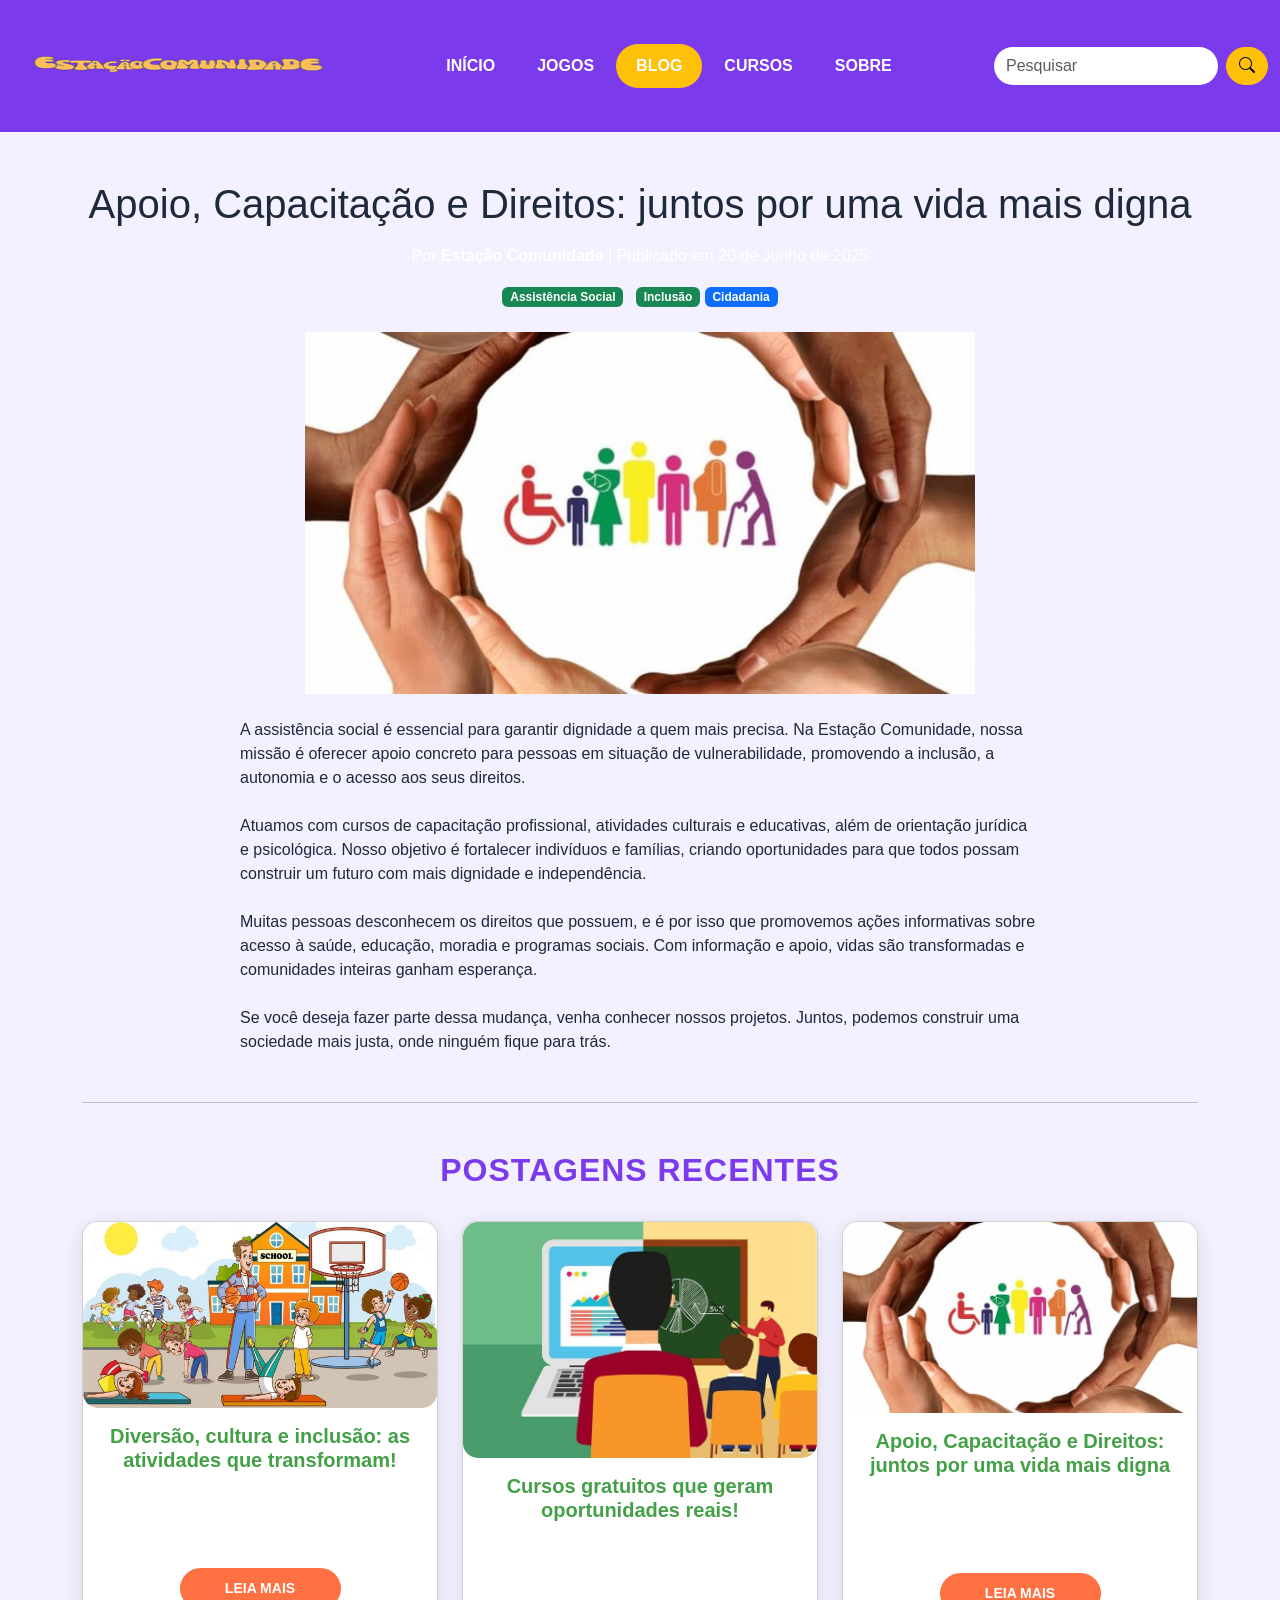
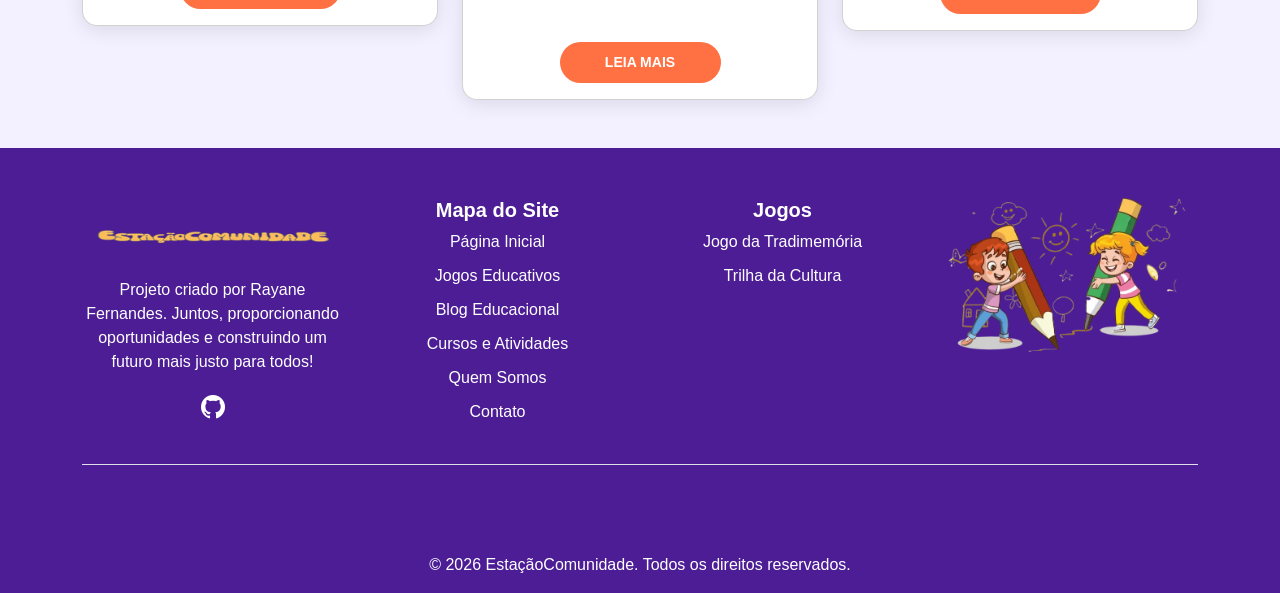
<file: blog/post3.html>
<!DOCTYPE html>
<html lang="pt-BR">

<head>
    <meta charset="UTF-8">
    <meta name="viewport" content="width=device-width, initial-scale=1">
    <title>EstacaoComunidade - Blog</title>
    <link rel="shortcut icon" href="../imagens/icon.png" type="image/x-icon">

    <link href="https://cdn.jsdelivr.net/npm/bootstrap@5.3.3/dist/css/bootstrap.min.css" rel="stylesheet"
        integrity="sha384-QWTKZyjpPEjISv5WaRU9OFeRpok6YctnYmDr5pNlyT2bRjXh0JMhjY6hW+ALEwIH" crossorigin="anonymous">
    <link href="https://cdn.jsdelivr.net/npm/bootstrap-icons/font/bootstrap-icons.css" rel="stylesheet">

    <link rel="stylesheet" href="../style.css">
</head>

<body>
    <!--Navbar-->
    <nav class="navbar navbar-expand-lg">
        <div class="container-fluid">
            <!-- Logo -->
            <a class="navbar-brand" href="../index.html">
                <img src="../imagens/estacaocomunidade-logo.png" alt="Estação Comunidade" title="estacaocomunidade" height="100px">
            </a>

            <!-- Botão de Toggle para Mobile -->
            <button class="navbar-toggler custom-toggler" type="button" data-bs-toggle="collapse"
                data-bs-target="#navbarNav" aria-controls="navbarNav" aria-expanded="false"
                aria-label="Toggle navigation">
                <span class="navbar-toggler-icon"></span>
            </button>

            <!-- Links da Navbar e barra de pesquisa -->
            <div class="collapse navbar-collapse" id="navbarNav">
                <ul class="navbar-nav mx-auto">
                    <li class="nav-item">
                        <a class="nav-link" aria-current="page" href="../index.html">Início</a>
                    </li>
                    <li class="nav-item">
                        <a class="nav-link" href="../jogos.html">Jogos</a>
                    </li>
                    <li class="nav-item">
                        <a class="nav-link active" href="../blog.html">Blog</a>
                    </li>
                    <li class="nav-item">
                        <a class="nav-link" href="../cursos.html">Cursos</a>
                    </li>
                    <li class="nav-item">
                        <a class="nav-link" href="../sobre.html">Sobre</a>
                    </li>
                </ul>

                <!-- Barra de Pesquisa (exibida em telas maiores) -->
                <form class="d-none d-lg-flex ms-3" role="search" id="form-pesquisa">
                    <input aria-label="Campo de pesquisa" class="form-control me-2 area-pesquisa" type="search" id="campo-pesquisa" placeholder="Pesquisar" aria-label="Pesquisar">
                    <button class="btn btn-warning btn-lupa" type="submit">
                        <i class="bi bi-search"></i>
                    </button>
                    <div id="sugestoes" class="list-group position-absolute mt-5 w-100 z-3" style="max-height: 200px; overflow-y: auto;"></div>
                </form>
            </div>
        </div>
    </nav>

    <!-- Conteúdo do Artigo -->
    <main role="main">
        <section class="container my-5">

            <!-- Título e informações do artigo -->
            <h1 class="text-center mb-3">Apoio, Capacitação e Direitos: juntos por uma vida mais digna</h1>
            <p class="text-center text-muted">
                Por <strong>Estação Comunidade</strong> | Publicado em 20 de Junho de 2025
            </p>
            <div class="text-center mb-4">
                <span class="badge bg-success me-2">Assistência Social</span>
                <span class="badge bg-success">Inclusão</span>
                <span class="badge bg-primary">Cidadania</span>
            </div>

            <!-- Banner Responsivo -->
            <div class="banner text-center mb-4">
                <img src="blogimagens/banner-blog-post3.png"
                    alt="Banner EstacaoComunidade - Transformando Vidas com Apoio e Educação" class="img-fluid"
                    style="width: 60%;">
            </div>

            <!-- Texto do artigo -->
            <div class="text-container">
                <p>
                    A assistência social é essencial para garantir dignidade a quem mais precisa. Na Estação Comunidade, nossa missão é oferecer apoio concreto para pessoas em situação de vulnerabilidade, promovendo a inclusão, a autonomia e o acesso aos seus direitos.
                </p>
                <p>
                    Atuamos com cursos de capacitação profissional, atividades culturais e educativas, além de orientação jurídica e psicológica. Nosso objetivo é fortalecer indivíduos e famílias, criando oportunidades para que todos possam construir um futuro com mais dignidade e independência.
                </p>
                <p>
                    Muitas pessoas desconhecem os direitos que possuem, e é por isso que promovemos ações informativas sobre acesso à saúde, educação, moradia e programas sociais. Com informação e apoio, vidas são transformadas e comunidades inteiras ganham esperança.
                </p>
                <p>
                    Se você deseja fazer parte dessa mudança, venha conhecer nossos projetos. Juntos, podemos construir uma sociedade mais justa, onde ninguém fique para trás.
                </p>

            </div>

            <!-- Divisória -->
            <hr class="my-5">

            <!-- Postagens recentes -->
            <section class="recent-posts">
                <h2 class="text-center mb-4">Postagens Recentes</h2>
                <div class="row g-4">
                    <!-- Card 1 -->
                    <div class="col-md-4">
                        <div class="card">
                            <img src="blogimagens/banner-blog-post1.png" class="card-img-top" alt="Título do artigo 1">
                            <div class="card-body">
                                <h5 class="card-title">Diversão, cultura e inclusão: as atividades que transformam!</h5>
                                <p class="card-text text-muted">Futebol, cinema, festas comunitárias e passeios. Atividades gratuitas que promovem integração e alegria!</p>
                                <a href="post1.html" class="btn btn-primary btn-sm">Leia Mais</a>
                            </div>
                        </div>
                    </div>
                    <!-- Card 2 -->
                    <div class="col-md-4">
                        <div class="card">
                            <img src="blogimagens/banner-blog-post2.png" class="card-img-top" alt="Título do artigo 2">
                            <div class="card-body">
                                <h5 class="card-title">Cursos gratuitos que geram oportunidades reais!</h5>
                                <p class="card-text text-muted">Participe dos cursos de Inglês Básico, Lash Designer e Barbearia. Aprenda com qualidade e receba certificado para ampliar suas oportunidades!</p>
                                <a href="post2.html" class="btn btn-primary btn-sm">Leia Mais</a>
                            </div>
                        </div>
                    </div>
                    <!-- Card 3 -->
                    <div class="col-md-4">
                        <div class="card">
                            <img src="blogimagens/banner-blog-post3.png" class="card-img-top" alt="Título do artigo 3">
                            <div class="card-body">
                                <h5 class="card-title">Apoio, Capacitação e Direitos: juntos por uma vida mais digna</h5>
                                <p class="card-text text-muted">Oferecemos apoio, orientação sobre direitos, oficinas e ajuda emergencial para famílias em situação de vulnerabilidade.</p>
                                <a href="post3.html" class="btn btn-primary btn-sm">Leia Mais</a>
                            </div>
                        </div>
                    </div>
                </div>
            </section>
        </section>
    </main>


    <!--Footer-->
    <footer>
        <div class="container">
            <div class="row">
                <div class="col-lg-3 col-sm-6">
                    <div class="single-box">
                        <a href="../index.html">
                            <img src="../imagens/estacaocomunidade-logo.png" alt="" height="80px">
                        </a>
                        <p>Projeto criado por Rayane Fernandes. Juntos, proporcionando oportunidades e construindo um futuro mais justo para todos!
                        </p>
                        <!-- Ícones de Redes Sociais -->
                        <div class="social-icons">
                            <a href="https://github.com/RayaneCostaDev" target="_blank"
                                class="text-white mx-2">
                                <i class="bi bi-github" style="font-size: 1.5rem;"></i>
                            </a>
                        </div>
                    </div>
                </div>
                <div class="col-lg-3 col-sm-6">
                    <div class="single-box">
                        <h5>Mapa do Site</h5>
                        <ul class="footer-nav">
                            <li><a class="footer-nav-link" href="../index.html">Página Inicial</a></li>
                            <li><a class="footer-nav-link" href="../jogos.html">Jogos Educativos</a></li>
                            <li><a class="footer-nav-link" href="../blog.html">Blog Educacional</a></li>
                            <li><a class="footer-nav-link" href="../cursos.html">Cursos e Atividades</a></li>
                            <li><a class="footer-nav-link" href="../sobre.html">Quem Somos</a></li>
                            <li><a class="footer-nav-link" href="../contato.html">Contato</a></li>
                        </ul>
                    </div>
                </div>
                <div class="col-lg-3 col-sm6">
                    <div class="single-box">
                        <h5>Jogos</h5>
                        <ul class="footer-nav">
                            <li><a class="footer-nav-link" href="../jogos/jogo-memoria.html">Jogo da Tradimemória</a></li>
                            <li><a class="footer-nav-link" href="../jogos/quiz.html">Trilha da Cultura</a></li>
                        </ul>
                    </div>
                </div>
                <div class="col-lg-3 col-sm6">
                    <div class="single-box">
                        <img src="../imagens/icone-footer.png" alt="" height="170px">
                    </div>
                </div>

            </div>

            <div class="d-flex flex-column flex-sm-row justify-content-between py-4 my-4 border-top">
            </div>
        </div>
        <div class="text-center text-muted py-3" id="copyright"></div>
    </footer>

    <script src="https://cdn.jsdelivr.net/npm/@popperjs/core@2.11.8/dist/umd/popper.min.js"
        integrity="sha384-I7E8VVD/ismYTF4hNIPjVp/Zjvgyol6VFvRkX/vR+Vc4jQkC+hVqc2pM8ODewa9r"
        crossorigin="anonymous"></script>
    <script src="https://cdn.jsdelivr.net/npm/bootstrap@5.3.3/dist/js/bootstrap.min.js"
        integrity="sha384-0pUGZvbkm6XF6gxjEnlmuGrJXVbNuzT9qBBavbLwCsOGabYfZo0T0to5eqruptLy"
        crossorigin="anonymous"></script>
    <script src="../index.js"></script>
</body>

</html>
</file>
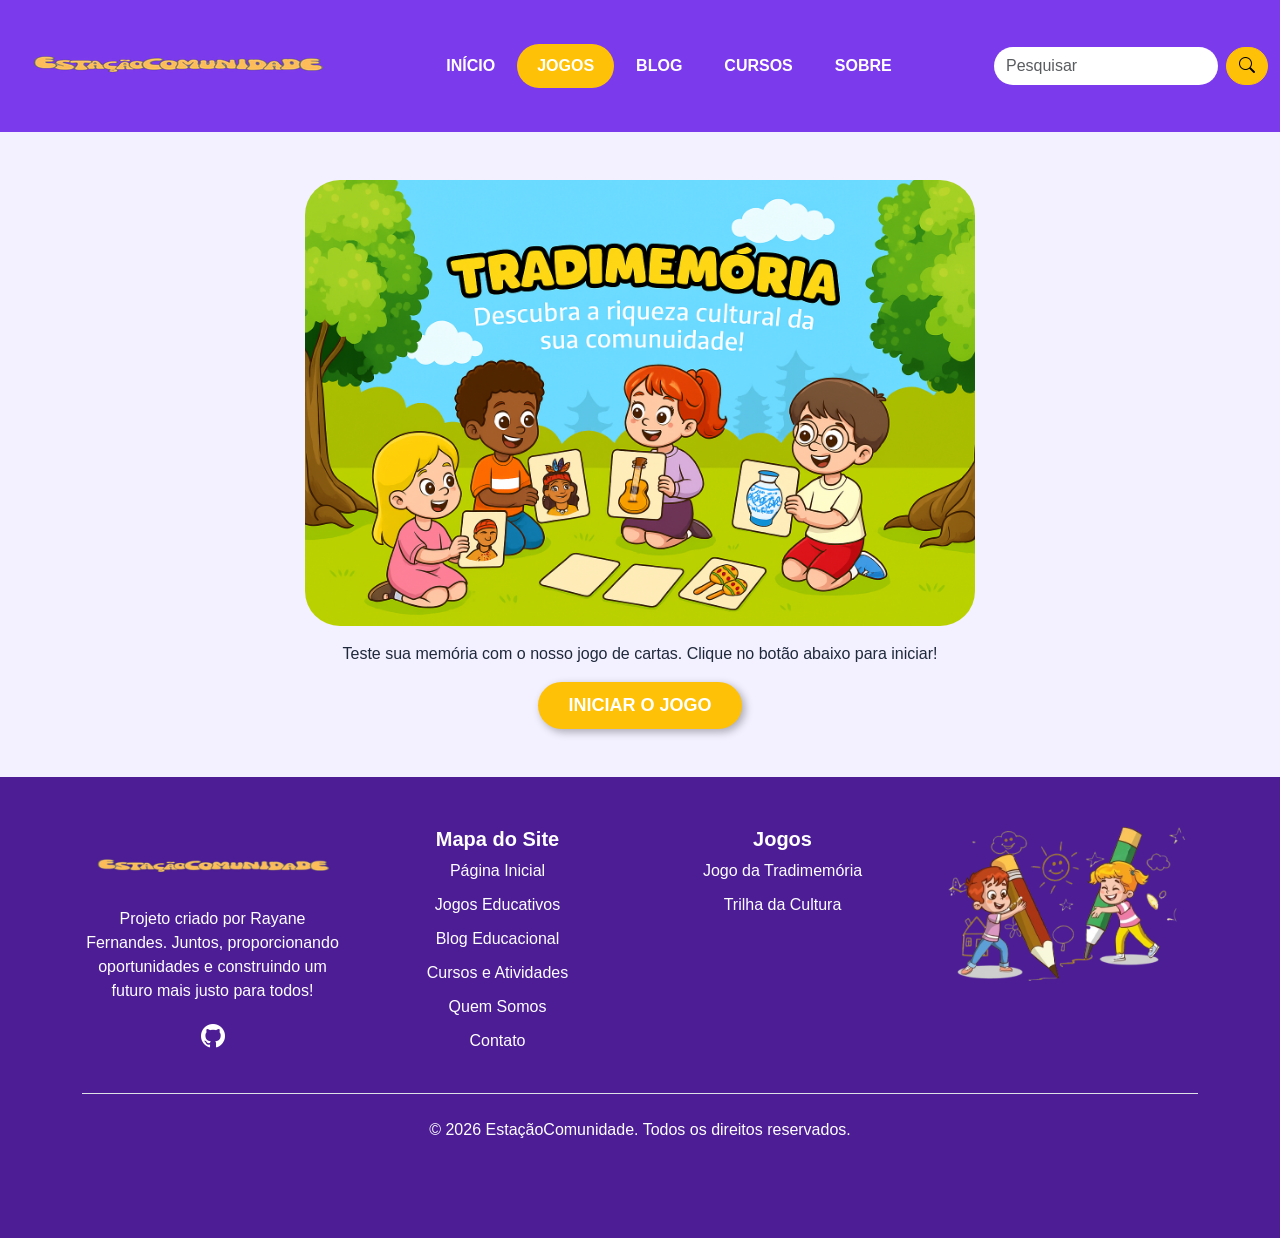
<file: jogos/jogo-da-memoria.html>
<!DOCTYPE html>
<html lang="pt-BR">

<head>
    <meta charset="UTF-8">
    <meta name="viewport" content="width=device-width, initial-scale=1">
    <title>EstacaoComunidade - Jogo da Tradimemória</title>
    <link rel="shortcut icon" href="../imagens/icon.png" type="image/x-icon">

    <link href="https://cdn.jsdelivr.net/npm/bootstrap@5.3.3/dist/css/bootstrap.min.css" rel="stylesheet"
        integrity="sha384-QWTKZyjpPEjISv5WaRU9OFeRpok6YctnYmDr5pNlyT2bRjXh0JMhjY6hW+ALEwIH" crossorigin="anonymous">
    <link href="https://cdn.jsdelivr.net/npm/bootstrap-icons/font/bootstrap-icons.css" rel="stylesheet">

    <link rel="stylesheet" href="../style.css">
    <link rel="stylesheet" href="jogo.css">

</head>

<body>

    <!--Navbar-->
    <nav class="navbar navbar-expand-lg">
        <div class="container-fluid">
            <!-- Logo -->
            <a class="navbar-brand" href="../index.html">
                <img src="../imagens/estacaocomunidade-logo.png" alt="Estação Comunidade" title="estacaocomunidade" height="100px">
            </a>

            <!-- Botão de Toggle para Mobile -->
            <button class="navbar-toggler custom-toggler" type="button" data-bs-toggle="collapse"
                data-bs-target="#navbarNav" aria-controls="navbarNav" aria-expanded="false"
                aria-label="Toggle navigation">
                <span class="navbar-toggler-icon"></span>
            </button>

            <!-- Links da Navbar e barra de pesquisa -->
            <div class="collapse navbar-collapse" id="navbarNav">
                <ul class="navbar-nav mx-auto">
                    <li class="nav-item">
                        <a class="nav-link" aria-current="page" href="../index.html">Início</a>
                    </li>
                    <li class="nav-item">
                        <a class="nav-link active" href="../jogos.html">Jogos</a>
                    </li>
                    <li class="nav-item">
                        <a class="nav-link" href="../blog.html">Blog</a>
                    </li>
                    <li class="nav-item">
                        <a class="nav-link" href="../cursos.html">Cursos</a>
                    </li>
                    <li class="nav-item">
                        <a class="nav-link" href="../sobre.html">Sobre</a>
                    </li>
                </ul>

                <!-- Barra de Pesquisa (exibida em telas maiores) -->
                <form class="d-none d-lg-flex ms-3" role="search" id="form-pesquisa">
                    <input aria-label="Campo de pesquisa" class="form-control me-2 area-pesquisa" type="search" id="campo-pesquisa" placeholder="Pesquisar" aria-label="Pesquisar">
                    <button class="btn btn-warning btn-lupa" type="submit">
                        <i class="bi bi-search"></i>
                    </button>
                    <div id="sugestoes" class="list-group position-absolute mt-5 w-100 z-3" style="max-height: 200px; overflow-y: auto;"></div>
                </form>
            </div>
        </div>
    </nav>

    <!--Conteúdo Principal-->
    <main role="main" class="container mt-5">

        <div id="start-screen" class="text-center">
            <img src="gameimagens/banner-jogo-tradimemoria.png" alt="Imagem ilustrativa do jogo" id="banner-game"
                class="img-fluid mb-3">
            <p>Teste sua memória com o nosso jogo de cartas. Clique no botão abaixo para iniciar!</p>
            <button id="start-game-button" class="btn">Iniciar o Jogo</button>
        </div>

        <div id="game-board" class="my-4"></div>

        <!-- Botões de controle durante o jogo -->
        <div id="game-controls" class="text-center my-3" style="display: none;">
            <button id="restart-button" class="btn">Embaralhar Novamente</button>
            <button id="home-button" class="btn">Voltar ao Início</button>
        </div>

        <div id="end-screen" class="text-center" style="display: none;">
            <h3>Parabéns! Você completou o jogo!</h3>
            <img src="gameimagens/banner-comemoracao.png" alt="Parabéns!" id="banner-game" class="img-fluid mb-3">
            
            <br>
            <button id="play-again-button" class="btn btn-primary">Jogar Novamente</button>
            <button id="home-button-end" class="btn">Voltar ao Início</button>
        </div>

    </main>


    <!--Footer-->
    <footer>
        <div class="container">
            <div class="row">
                <div class="col-lg-3 col-sm-6">
                    <div class="single-box">
                        <a href="../index.html">
                            <img src="../imagens/estacaocomunidade-logo.png" alt="" height="80px">
                        </a>
                        <p>Projeto criado por Rayane Fernandes. Juntos, proporcionando oportunidades e construindo um futuro mais justo para todos!
                        </p>
                        <!-- Ícones de Redes Sociais -->
                        <div class="social-icons">
                            <a href="https://github.com/RayaneCostaDev" target="_blank"
                                class="text-white mx-2">
                                <i class="bi bi-github" style="font-size: 1.5rem;"></i>
                            </a>
                        </div>
                    </div>
                </div>
                <div class="col-lg-3 col-sm-6">
                    <div class="single-box">
                        <h5>Mapa do Site</h5>
                        <ul class="footer-nav">
                            <li><a class="footer-nav-link" href="../index.html">Página Inicial</a></li>
                            <li><a class="footer-nav-link" href="../jogos.html">Jogos Educativos</a></li>
                            <li><a class="footer-nav-link" href="../blog.html">Blog Educacional</a></li>
                            <li><a class="footer-nav-link" href="../cursos.html">Cursos e Atividades</a></li>
                            <li><a class="footer-nav-link" href="../sobre.html">Quem Somos</a></li>
                            <li><a class="footer-nav-link" href="../contato.html">Contato</a></li>
                        </ul>
                    </div>
                </div>
                <div class="col-lg-3 col-sm6">
                    <div class="single-box">
                        <h5>Jogos</h5>
                        <ul class="footer-nav">
                            <li><a class="footer-nav-link" href="../jogos/jogo-memoria.html">Jogo da Tradimemória</a></li>
                            <li><a class="footer-nav-link" href="../jogos/quiz.html">Trilha da Cultura</a></li>
                        </ul>
                    </div>
                </div>
                <div class="col-lg-3 col-sm6">
                    <div class="single-box">
                        <img src="../imagens/icone-footer.png" alt="" height="170px">
                    </div>
                </div>

            </div>

            <div class="d-flex flex-column flex-sm-row justify-content-between py-4 my-4 border-top">
                <p id="copyright" class="w-100 text-center" />
            </div>
        </div>
        <div class="text-center text-muted py-3" id="copyright"></div>
    </footer>


    <script src="https://cdn.jsdelivr.net/npm/@popperjs/core@2.11.8/dist/umd/popper.min.js"
        integrity="sha384-I7E8VVD/ismYTF4hNIPjVp/Zjvgyol6VFvRkX/vR+Vc4jQkC+hVqc2pM8ODewa9r"
        crossorigin="anonymous"></script>
    <script src="https://cdn.jsdelivr.net/npm/bootstrap@5.3.3/dist/js/bootstrap.min.js"
        integrity="sha384-0pUGZvbkm6XF6gxjEnlmuGrJXVbNuzT9qBBavbLwCsOGabYfZo0T0to5eqruptLy"
        crossorigin="anonymous"></script>
    <script src="jogo-da-memoria.js"></script>
    <script src="../index.js"></script>
</body>

</html>
</file>
<file: style.css>
/* Reset básico */
* {
    margin: 0;
    padding: 0;
    box-sizing: border-box;
}

html, body {
    height: 100%;
    margin: 0;
}

/* Fundo do site - Background - Corpo */
body {
    background-color: #F3F0FF; 
    color: #1E293B; 
    font-family: 'Open Sans', sans-serif; 
    display: flex;
    flex-direction: column;
}

/* Navbar*/
.navbar {
    background: #7C3AED;
    position: relative;
}

.navbar-brand, .nav-link {
    color: #fff !important;
    font-weight: bold;
    text-transform: uppercase;
}

.navbar-brand {
    display: flex;
    align-items: center;
    height: 100%;
    padding: 0.5rem 1rem;
}

/* Estilo para os itens do menu */
#navbarNav .navbar-nav .nav-link {
    color: white;
    padding: 10px 20px;
    border-radius: 25px;
    transition: background-color 0.3s; 
}

#navbarNav .navbar-nav .nav-item + .nav-item {
    margin-left: 2px;
}

/* Item ativo com fundo azul */
.navbar-nav .nav-link.active,
.navbar-nav .nav-link:not(.active):hover {
    background-color: #FFC107;  
}

.navbar-toggler {
    border-color: rgba(255, 255, 255, 0.5);
}

.navbar-toggler-icon {
    background-image: url("data:image/svg+xml,%3Csvg xmlns='http://www.w3.org/2000/svg' viewBox='0 0 30 30'%3E%3Cpath stroke='rgba%28255, 255, 255, 0.5%29' stroke-width='2' d='M4 7h22M4 15h22M4 23h22'/%3E%3C/svg%3E");
}

.area-pesquisa {
    border: none;
    border-radius: 25px;
}

.btn-lupa {
    border-radius: 25px;
}

/* Responsividade do NavBar */
@media (max-width:768px) {
    .navbar-brand {
        max-width: 72%;
    }

    .navbar-brand img {
        height: auto;
        max-height: 60px;
        width: auto;
        max-width: 100%;
    }

    .navbar-toggler {
        max-width: 20%;
    }
}

/* Estilo do botão toggler para fundo amarelo */
.custom-toggler {
    background-color: #FFC107; 
    border: none; 
}

/* Estilo para o ícone do toggler com listras brancas */
.custom-toggler .navbar-toggler-icon {
    background-image: url("data:image/svg+xml,%3Csvg xmlns='http://www.w3.org/2000/svg' viewBox='0 0 16 16'%3E%3Cpath stroke='white' stroke-width='1.5' d='M2 4h12M2 8h12M2 12h12'/%3E%3C/svg%3E");
}

/* Define o tamanho fixo do carrossel apenas para telas maiores */
@media (max-width: 768px) {
    .carousel-container {
        max-width: 100%;
        height: auto;
        margin: 20px auto;
        border-radius: 20px;
    }

    .carousel-container .carousel-item img {
        height: auto;
        max-height: 250px;
        border-radius: 20px;
    }
}

main {
    flex: 1;
}

/* Estilo para os títulos*/
h2 {
    color: #7C3AED;
    font-family: 'Open Sans', sans-serif;
    font-size: 2rem; 
    font-weight: bold; 
    margin-top: 2rem; 
    margin-bottom: 1.5rem; 
    text-transform: uppercase; 
    letter-spacing: 1px;
    padding-bottom: 0.5rem;
}

/* Estilo para os cards */
.card {
    border-radius: 15px; 
    box-shadow: 0px 4px 20px rgba(0, 0, 0, 0.1); 
    transition: transform 0.3s ease, box-shadow 0.3s ease; 
}

/* Arredondar as bordas das imagens dos cards */
.card-img-top {
    border-radius: 15px;
}

/* Efeito hover para os cards */
.card:hover {
    transform: translateY(-5px); 
    box-shadow: 0 8px 30px rgba(0, 0, 0, 0.2); 
}

/* Estilo para o título dos cards */
.card-title {
    font-family: 'Arial', sans-serif; 
    color: #43A047; 
    font-size: 1.25rem; 
    font-weight: bold; 
    text-align: center; 
}

/* Estilo para o texto dos cards */
.card-text {
    font-family: 'Arial', sans-serif;
    color: #64748B; 
    font-size: 1rem;
    text-align: center; 
}

/* Estilo para o botão do card */
.card .btn {
    display: block; 
    width: 50%; 
    margin: 0 auto; 
    color: white; 
    background-color: #FF7043; 
    border: none; 
    transition: background-color 0.3s ease; 
    text-transform: uppercase;
    font-weight: bold;
    padding: 10px 20px;
    border-radius: 25px;
}

.card-container {
    display: grid;
    grid-template-columns: repeat(auto-fit, minmax(280px, 1fr));
    gap: 20px;
}

/* Efeito hover para o botão */
.card .btn:hover {
    background-color: #e25d30; 
}

/*Área de texto do Sobre*/
.text-container {
    max-width: 800px; 
    margin: 0 auto;   
}

.text-container p {
    margin-bottom: 1.5rem; 
}


/* Estilo do footer */
footer {
    width: 100%;
    background: #4C1D95;          
    color: white;
    padding-top: 50px;
    text-align: center;
}

footer h5 {
    font-weight: bold;
}

/* Estilos para os links do footer */
.footer-nav-link {
    color: #fff;
    text-decoration: none;
    font-weight: normal;
}

.footer-nav {
    list-style-type: none;
    padding-left: 0; 
    display: flex;
    flex-direction: column;
    gap: 10px;
}

/* Responsividade do Footer */
@media (max-width: 768px) {
.gallery {
    margin: 30px auto;
    right: 0;
    }
}

.gallery img {
    transition: transform 0.3s ease-in-out;
    width: 100%; 
    height: auto;     
    object-fit: contain;   
    max-height: 300px; 
}

.gallery img:hover {
    transform: scale(1.1); 
    cursor: pointer; 
}

/* Estilo para ícones circulares */
.icon-circle {
    display: inline-flex;
    align-items: center;
    justify-content: center;
    width: 40px;
    height: 40px;
    border-radius: 50%; 
    text-decoration: none;
    font-size: 1.2rem;
}

/* Efeito de hover */
.icon-circle:hover {
    opacity: 0.8;
    transition: opacity 0.3s ease;
}

.social-icons a {
    text-decoration: none;
}

/* Estilização da caixa de formulário na página de Contato */
#contato form {
    background-color: #fff;
    border-radius: 15px;
    box-shadow: 0px 4px 20px rgba(0, 0, 0, 0.1);
    padding: 30px;
}

/* Campos de entrada e seleção */
#contato input[type="text"],
#contato input[type="email"],
#contato select {
    border-radius: 10px;
    padding: 10px;
    border: 1px solid #ccc;
}

/* Botão do formulário */
#contato button[type="submit"] {
    background-color: #FFC107;
    border: none;
    color: #fff;
    font-weight: bold;
    padding: 12px;
    border-radius: 25px;
    transition: background-color 0.3s ease;
}

#contato button[type="submit"]:hover {
    background-color: #dba503;
}

.btn-laranja {
    background-color: #F97316 !important; /* Laranja quente */
    border-color: #F97316 !important;
    color: white !important;
}

.btn-laranja:hover {
    background-color: #ea580c !important; /* Tom mais escuro no hover */
    border-color: #ea580c !important;
}

.text-muted {
    color: #fff !important;
}

/* Estilização personalizada do cabeçalho da tabela */
table.table thead.tabela-cabecalho th {
    background-color:  #7C3AED  !important; /* Roxo */
}

table.table thead.tabela-cabecalho th {
    color: white !important;
    font-weight: bold;
    text-align: center;
}

table.table {
    border-collapse: separate;
    border-spacing: 0;
    border-radius: 12px;
    overflow: hidden;
}
</file>
<file: resultado-busca.css>
body {
  background-color: #F3F0FF; /* fundo lilás claro */
  font-family: 'Segoe UI', Tahoma, Geneva, Verdana, sans-serif;
  color: #1E293B; /* azul acinzentado (texto principal) */
}

h1 {
  text-align: center;
  margin-bottom: 2rem;
  font-weight: 700;
  color: #7C3AED; /* roxo principal */
  text-shadow: 1px 1px 2px rgba(0, 0, 0, 0.1);
}

#mensagem {
  text-align: center;
  font-size: 1.2rem;
  margin-bottom: 1.5rem;
  color: #334155; /* tom de cinza azulado mais escuro */
}

#lista-resultados {
  max-width: 600px;
  margin: 0 auto;
  box-shadow: 0 0 15px rgba(124, 58, 237, 0.15); /* sombra roxa suave */
  border-radius: 8px;
  background-color: white;
  padding: 0;
}

#lista-resultados li {
  border: none;
  border-bottom: 1px solid #e2e8f0; /* cinza claro para linha */
  padding: 0.75rem 1.25rem;
  transition: background-color 0.3s ease;
}

#lista-resultados li:last-child {
  border-bottom: none;
}

#lista-resultados li:hover {
  background-color: #ede9fe; /* lilás bem clarinho no hover */
}

#lista-resultados li a {
  text-decoration: none;
  color: #F97316; /* laranja (link padrão) */
  font-weight: 600;
  display: block;
}

#lista-resultados li a:hover {
  text-decoration: underline;
  color: #ea580c; /* laranja mais escuro no hover */
}
</file>
<file: jogos/jogo.css>
/* jogo.css */
#banner-game {
    width: 60%;
    border-radius: 35px;
}

/* Estilos do game-intro */
#game-intro {
    margin-bottom: 30px;
}
/* Estilo do tabuleiro e dos cards */
#game-board {
    display: grid;
    grid-template-columns: repeat(4, 1fr); 
    gap: 10px;
    max-width: 450px;
    margin: 0 auto;
}

.game-card {
    width: 100px;
    height: 100px;
    background-color: #2196F3;
    display: flex;
    justify-content: center;
    align-items: center;
    color: white;
    font-size: 24px;
    cursor: pointer;
    transform: scale(1);
    transition: transform 0.3s;
    border-radius: 8px;
}

.game-card img.hidden {
    display: none;
}

.game-card img {
    width: 100%;
    height: auto;
}

.game-card.flipped {
    background-color: #ffffff;
}

.game-card.matched {
    background-color: #48a72b;  
    pointer-events: none;      
}

/*Mensagem Final*/
#end-screen {
    margin-bottom: 50px;
}

/*Estilo para botões*/
main .btn {
    padding: 10px 30px;
    font-size: 18px; 
    color: white;
    background-color: #FFC107; 
    border-radius: 25px;
    border: none;
    cursor: pointer;
    transition: background-color 0.3s ease;
    text-transform: uppercase;
    font-weight: bold;
    box-shadow: 3px 3px 8px rgba(0, 0, 0, 0.3);
}

/* Hover: efeito ao passar o mouse */
main .btn:hover {
    background-color: #dba503;
    box-shadow: 5px 5px 15px rgba(0, 0, 0, 0.5);
}
</file>
